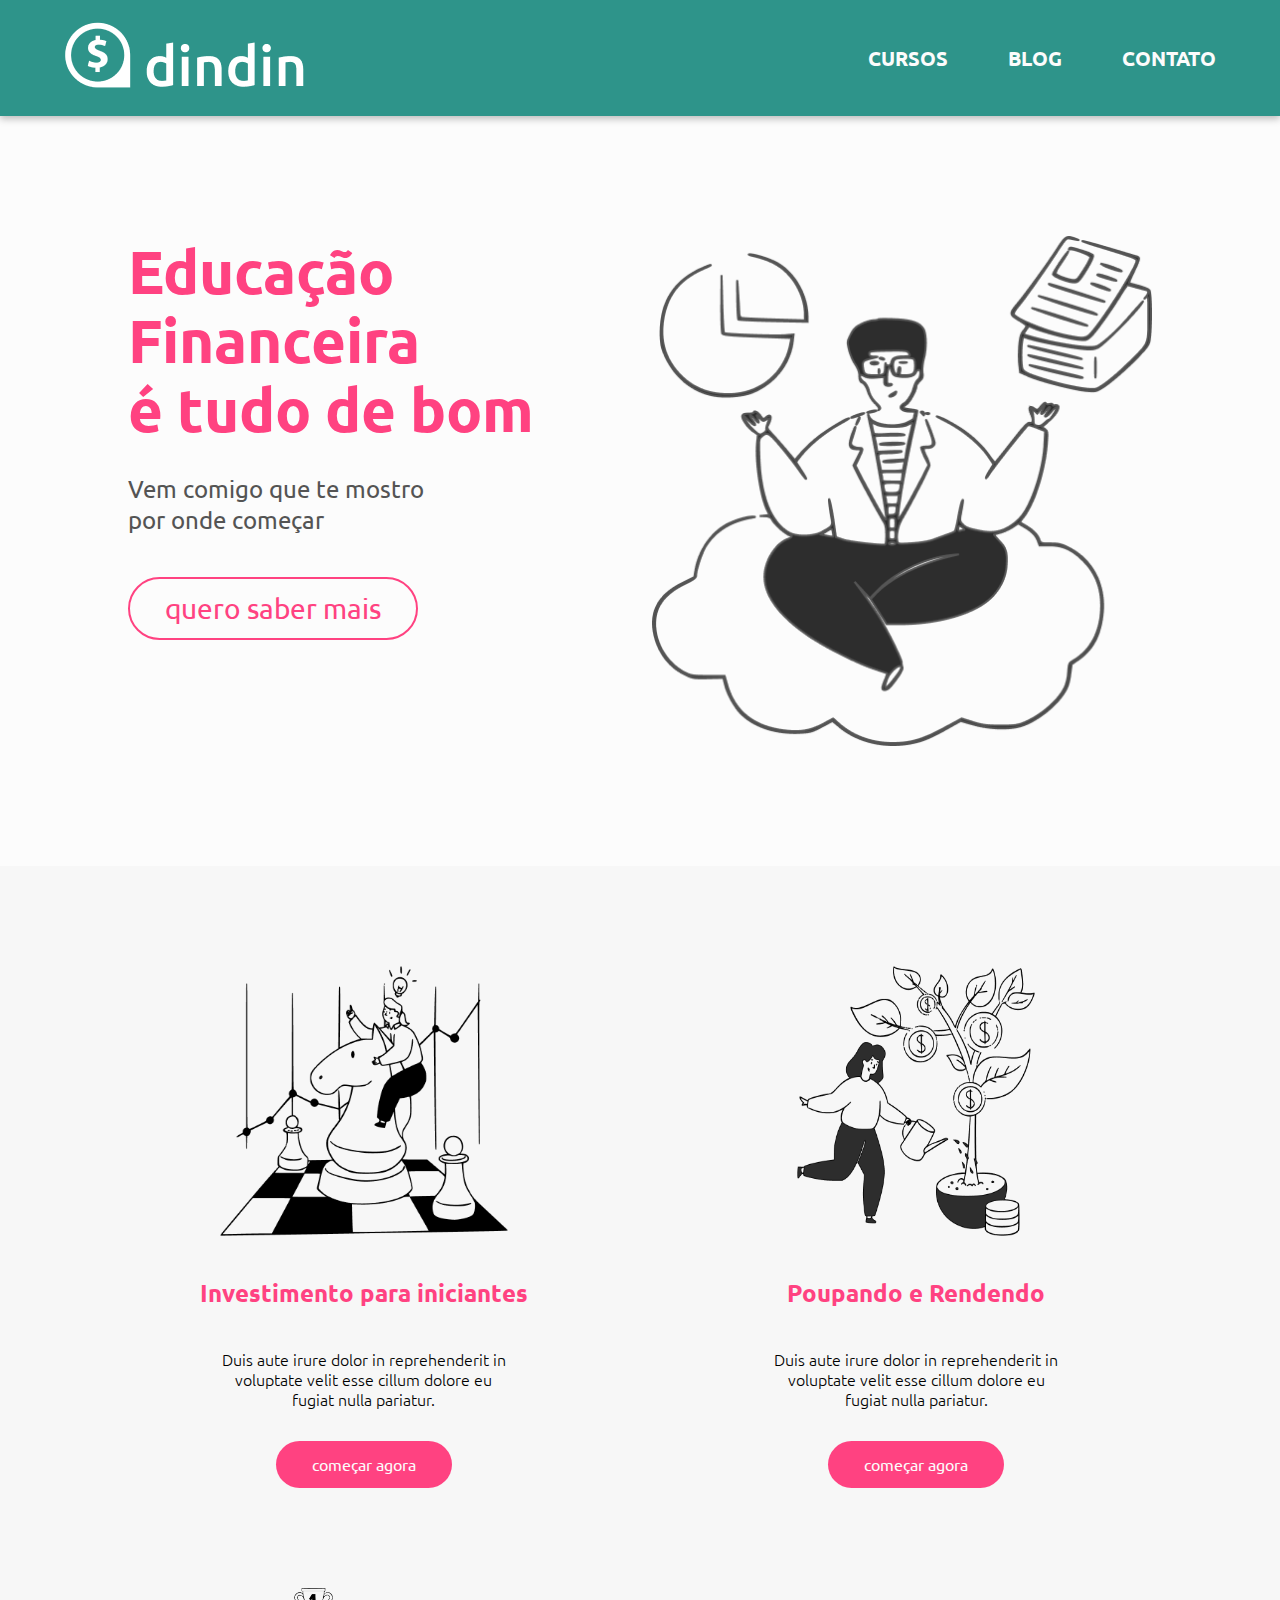
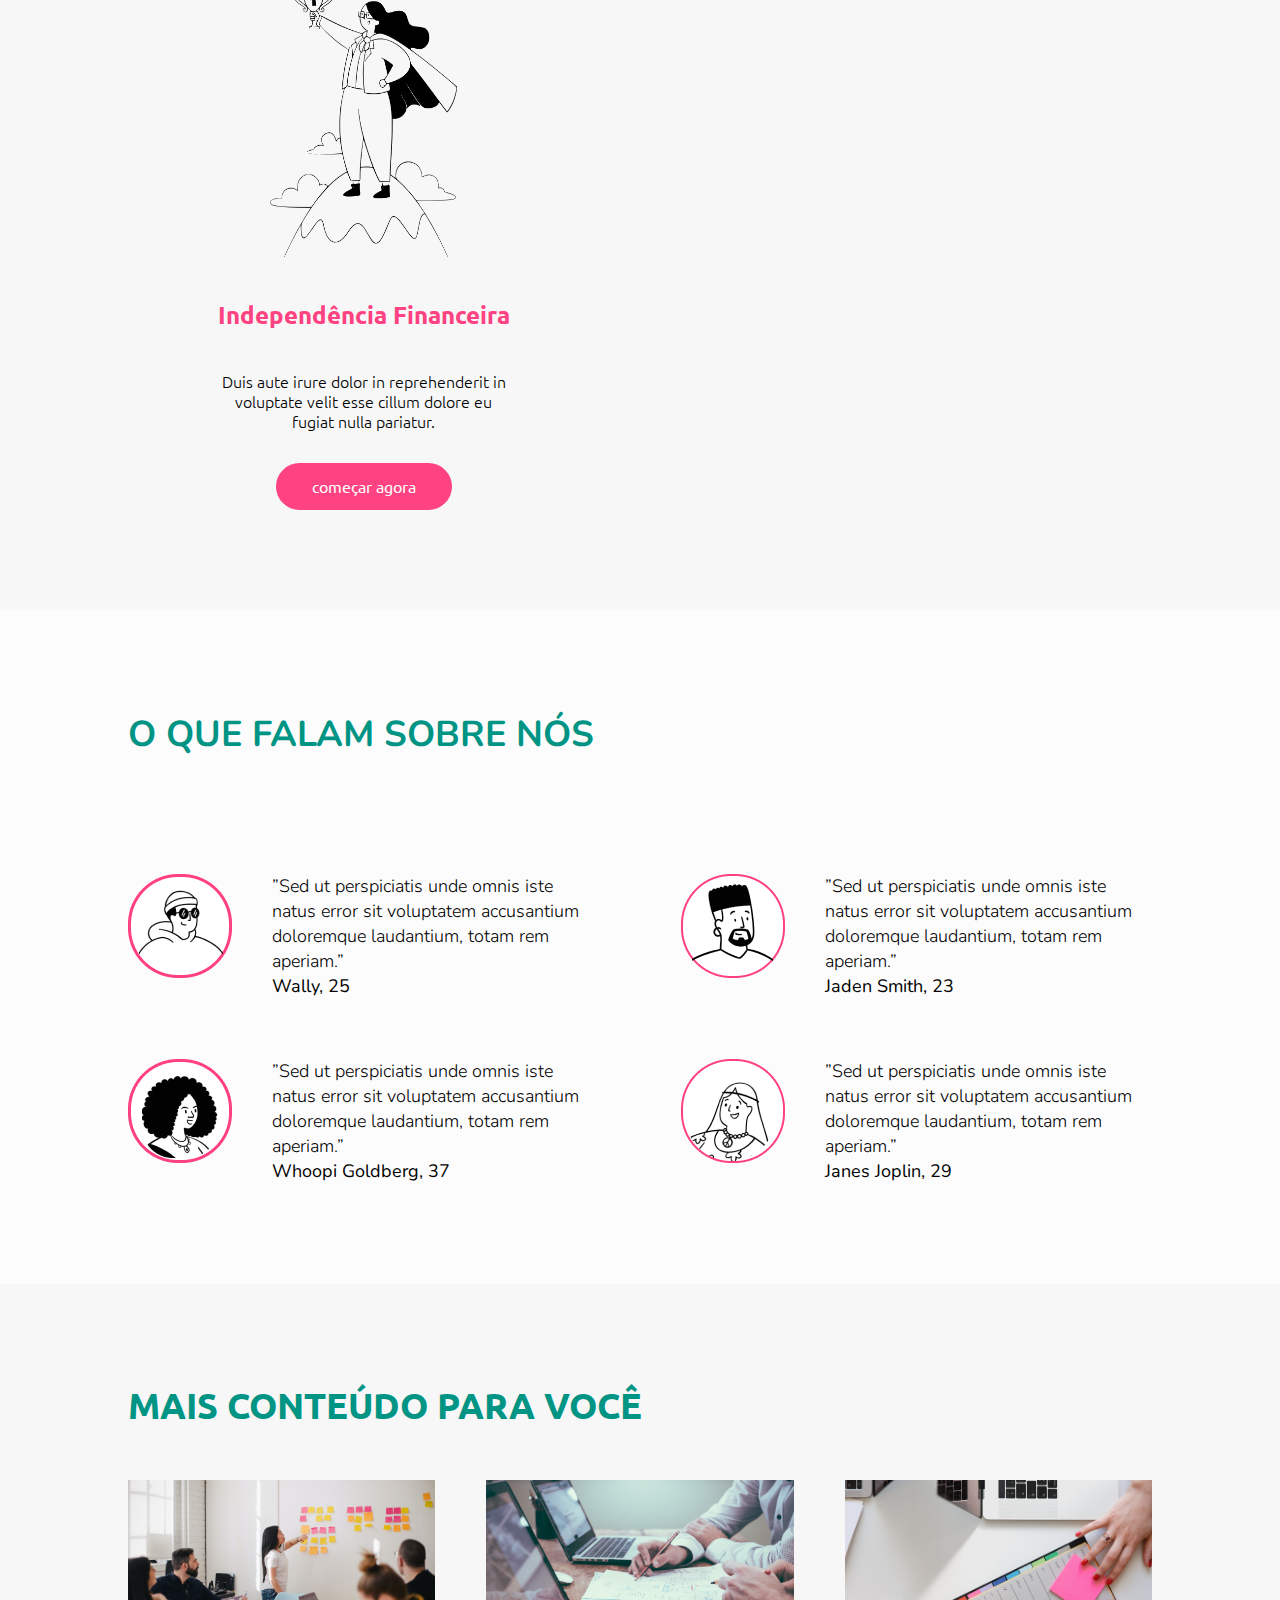
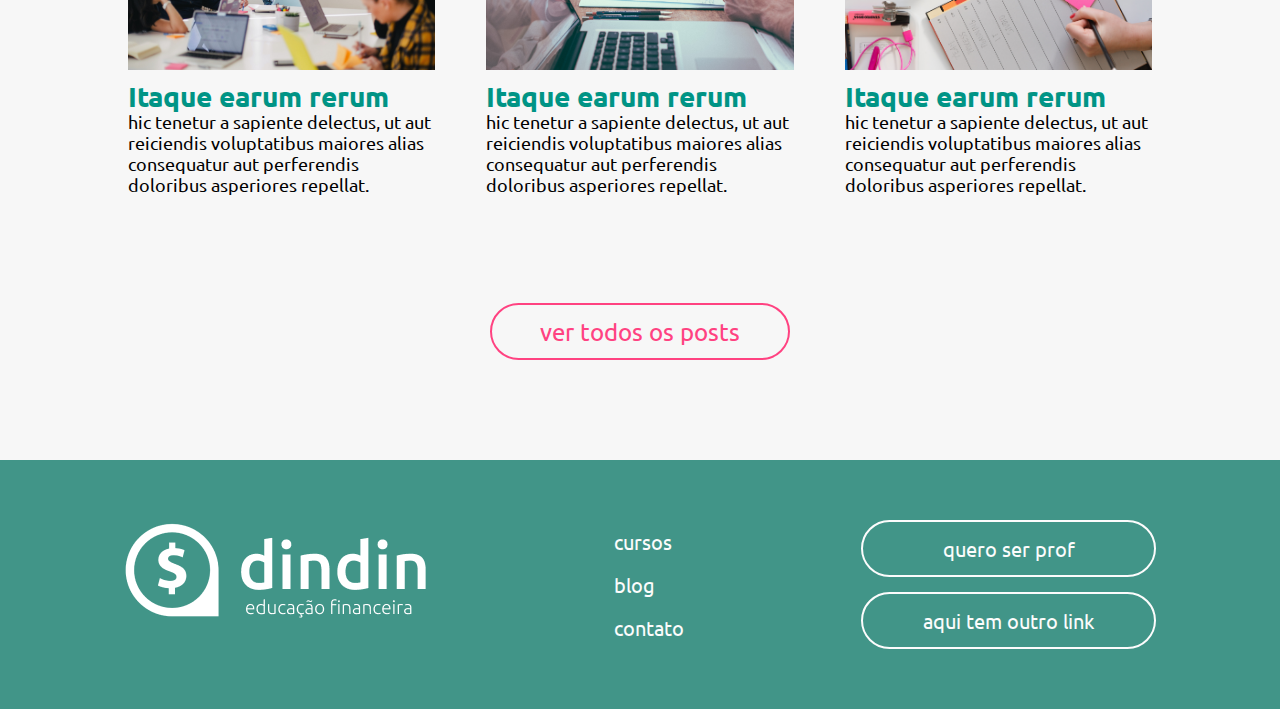
<file: index.html>
<!DOCTYPE html>
<html lang="pt-br">

<head>
    <meta charset="UTF-8">
    <meta http-equiv="X-UA-Compatible" content="IE=edge">
    <meta name="viewport" content="width=device-width, initial-scale=1.0">

    <link rel="stylesheet" href="./assets/css/global/reset.css">
    <link rel="stylesheet" href="./assets/css/global/base.css">
    <link rel="stylesheet" href="./assets/css/global/variables.css">
    <link rel="stylesheet" href="./components/header/header.css">
    <link rel="stylesheet" href="./assets/css/index.css">
    <link rel="stylesheet" href="./components/courses/courses.css">
    <link rel="stylesheet" href="./components/footer/footer.css">

    <link rel="stylesheet" href="https://unpkg.com/boxicons@2.1.1/css/boxicons.min.css">

    <link rel="shortcut icon" href="./assets/img/logo-dindin.svg" type="image/x-icon">

    <title>dindin</title>
</head>

<body>
    <header role="banner" class="header" id="header"></header>

    <section class="hero">
        <div class="container hero__row">
            <div class="col">
                <h1>Educação<br> Financeira<br> é tudo de bom</h1>
                <p>Vem comigo que te mostro<br> por onde começar</p>
                <a href="#" aria-label="Acesse para saber mais sobre o nosso site" class="btn">quero saber mais</a>
            </div>
            <img class="col" src="./assets/img/ilustra-banner.png" alt="Ilustra Banner" title="Ilustra Banner">
        </div>
    </section>

    <a href="#header" class="scroll__top" id="scroll__top">
        <i class='bx bx-chevrons-up scroll__icon'></i>
    </a>

    <main role="main">
        <section class="courses">
            <div class="container courses__row"></div>
        </section>

        <section class="testmonials">
            <div class="container">
                <h2 class="section__title___testmonials">O QUE FALAM SOBRE NÓS</h2>
                <div class="testmonials__row">
                    <div class="col">
                        <img src="./assets//img/icon-wally.png" alt="Foto de Perfil">
                        <div class="testmonials__info">
                            <p class="testmonials__text">”Sed ut perspiciatis unde omnis iste natus error sit voluptatem
                                accusantium doloremque laudantium, totam rem aperiam.”</p>
                            <span class="testmonials__name">Wally, 25</span>
                        </div>
                    </div>

                    <div class="col">
                        <img src="./assets//img/icon-jaden.png" alt="Foto de Perfil">
                        <div class="testmonials__info">
                            <p class="testmonials__text">”Sed ut perspiciatis unde omnis iste natus error sit voluptatem
                                accusantium doloremque laudantium, totam rem aperiam.”</p>
                            <span class="testmonials__name">Jaden Smith, 23</span>
                        </div>
                    </div>
                </div>

                <div class="testmonials__row">
                    <div class="col">
                        <img src="./assets//img/icon-whoopi.png" alt="Foto de Perfil">
                        <div class="testmonials__info">
                            <p class="testmonials__text">”Sed ut perspiciatis unde omnis iste natus error sit voluptatem
                                accusantium doloremque laudantium, totam rem aperiam.”</p>
                            <span class="testmonials__name">Whoopi Goldberg, 37</span>
                        </div>
                    </div>

                    <div class="col">
                        <img src="./assets/img/icon-jane.png" alt="Foto de Perfil">
                        <div class="testmonials__info">
                            <p class="testmonials__text">”Sed ut perspiciatis unde omnis iste natus error sit voluptatem
                                accusantium doloremque laudantium, totam rem aperiam.”</p>
                            <span class="testmonials__name">Janes Joplin, 29</span>
                        </div>
                    </div>
                </div>
            </div>
        </section>

        <section class="posts">
            <div class="container">
                <h2 class="section__title___posts">MAIS CONTEÚDO PARA VOCÊ</h2>
                <div class="posts__row">
                    <a href="./post.html" class="col">
                        <img src="./assets/img/img-1.jpg" class="posts__img" alt="Capa do post" title="Capa do post" aria-labelledby="post1">
                        <p class="post__text" id="post1"><span class="posts__span">Itaque earum rerum</span><br>hic tenetur a
                            sapiente delectus, ut aut
                            reiciendis voluptatibus maiores alias consequatur aut perferendis doloribus asperiores
                            repellat.
                        </p>
                    </a>

                    <a href="./post.html" class="col">
                        <img src="./assets/img/img-2.jpg" class="posts__img" alt="Capa do post" title="Capa do post" aria-labelledby="post2">
                        <p class="post__text" id="post2"><span class="posts__span">Itaque earum rerum</span><br>hic tenetur a
                            sapiente delectus, ut aut
                            reiciendis voluptatibus maiores alias consequatur aut perferendis doloribus asperiores
                            repellat.
                        </p>
                    </a>

                    <a href="./post.html" class="col">
                        <img src="./assets/img/img-3.jpg" class="posts__img" alt="Capa do post" title="Capa do post" aria-labelledby="post3">
                        <p class="post__text" id="post3"><span class="posts__span">Itaque earum rerum</span><br>hic tenetur a
                            sapiente delectus, ut aut
                            reiciendis voluptatibus maiores alias consequatur aut perferendis doloribus asperiores
                            repellat.
                        </p>
                    </a>
                </div>

                <div class="btn__container">
                    <a href="./blog.html" class="posts__btn"
                        aria-label="Acesse para saber mais sobre as postagens do nosso blog">
                        ver todos os posts
                    </a>
                </div>
            </div>
        </section>
    </main>

    <footer role="contentinfo" class="footer"></footer>

    <!--=============== SCRIPTS ===============-->
    <script src="./components/header/header.js"></script>
    <script src="./components/courses/courses.js"></script>
    <script src="./components/footer/footer.js"></script>
    <script src="./assets/js/index.js"></script>
</body>

</html>
</file>
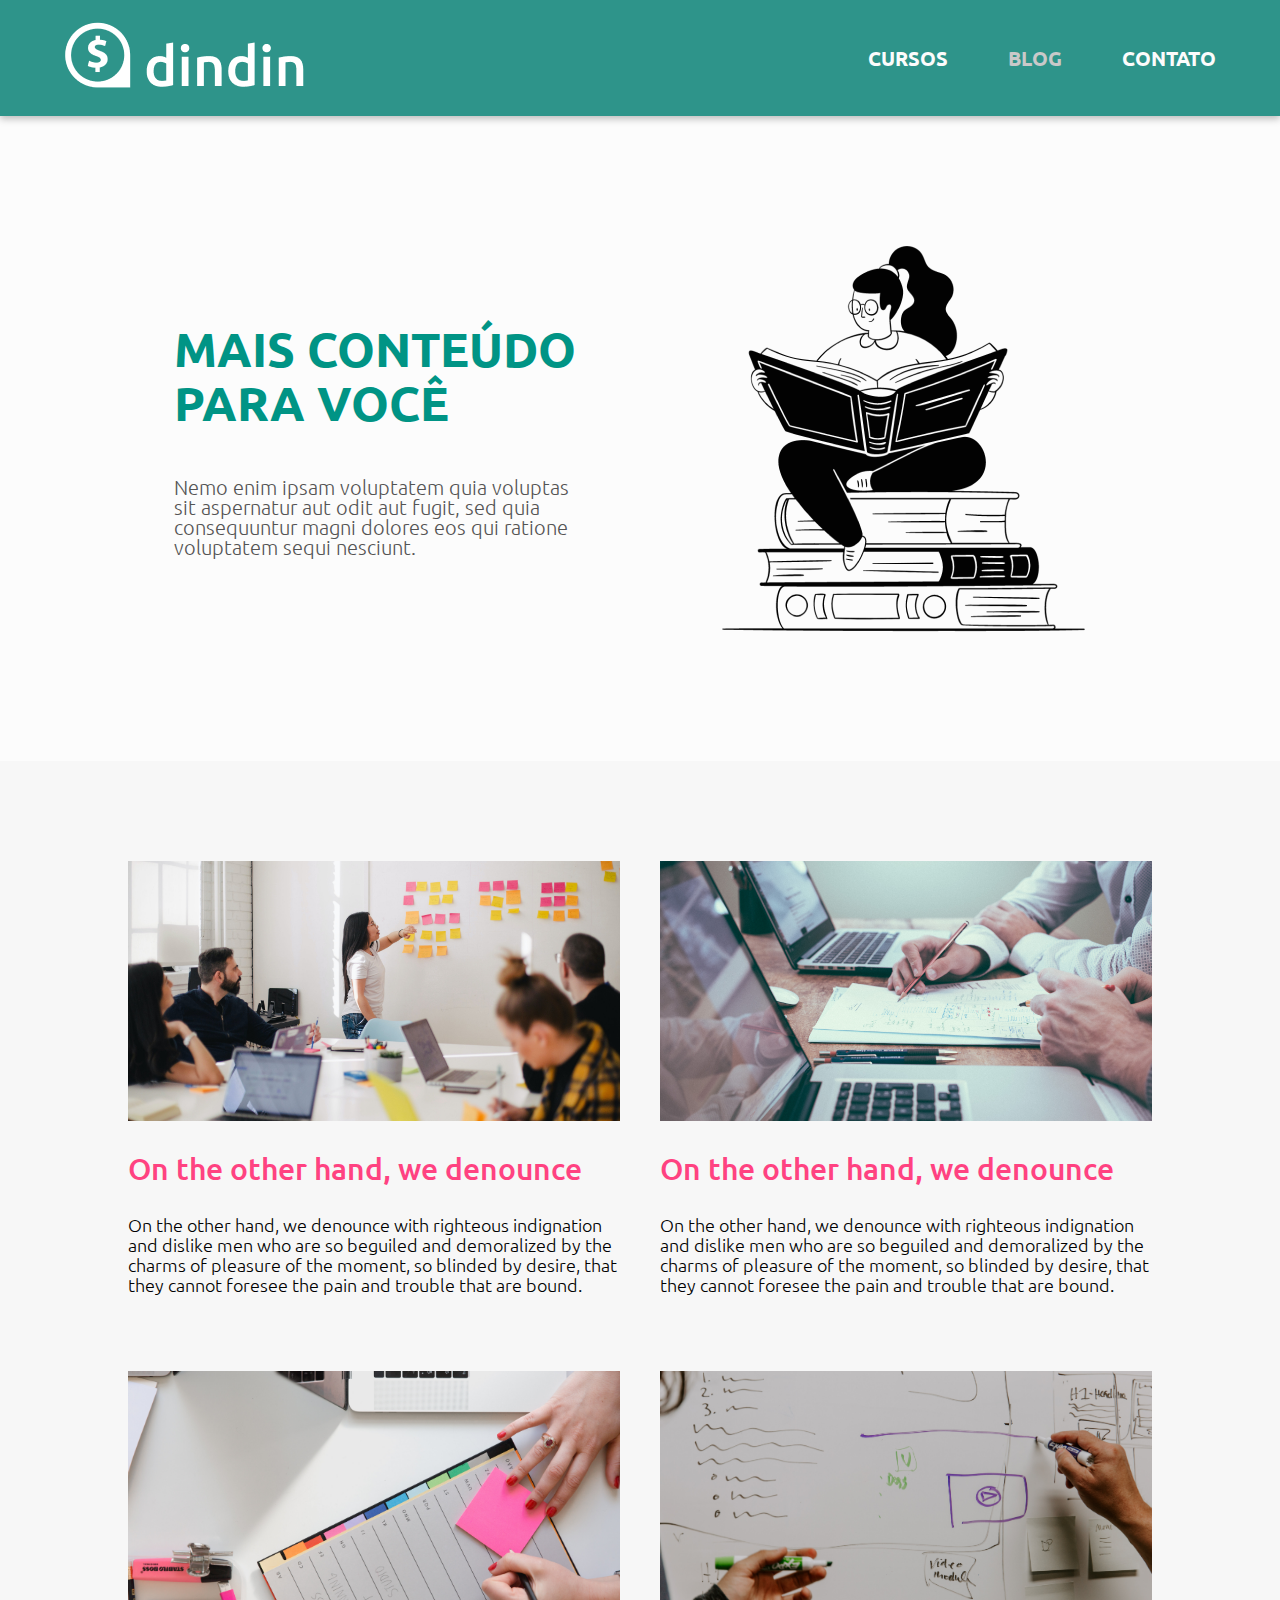
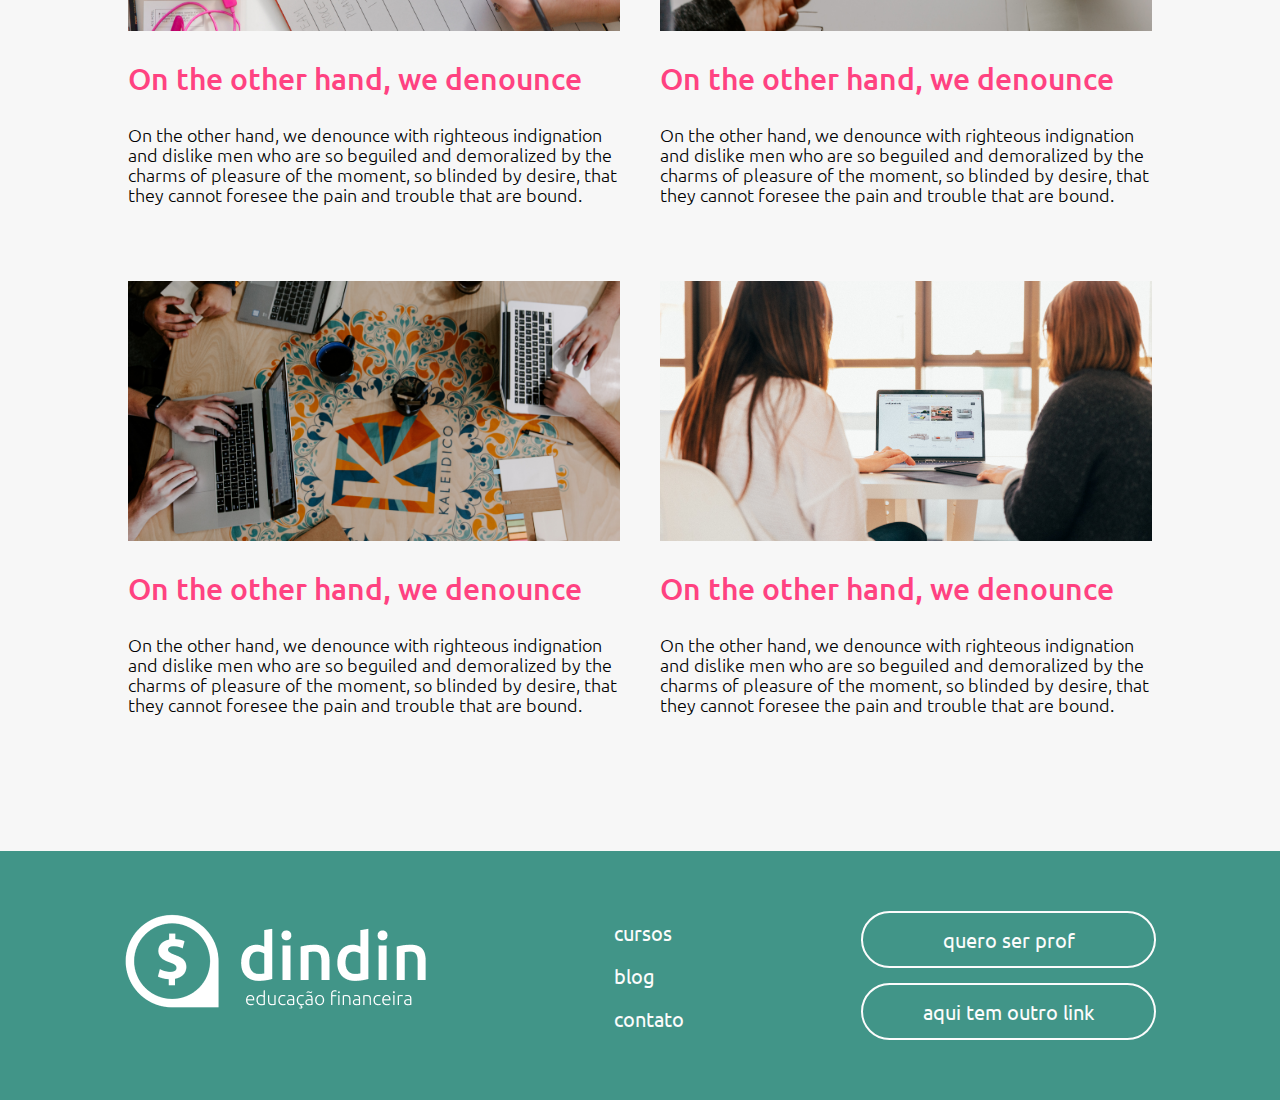
<file: blog.html>
<!DOCTYPE html>
<html lang="pt-br">

<head>
    <meta charset="UTF-8">
    <meta http-equiv="X-UA-Compatible" content="IE=edge">
    <meta name="viewport" content="width=device-width, initial-scale=1.0">

    <link rel="stylesheet" href="./assets/css/global/reset.css">
    <link rel="stylesheet" href="./assets/css/global/base.css">
    <link rel="stylesheet" href="./assets/css/global/variables.css">
    <link rel="stylesheet" href="./components/header/header.css">
    <link rel="stylesheet" href="./components/footer/footer.css">
    <link rel="stylesheet" href="./assets/css/blog.css">

    <link rel="stylesheet" href="https://unpkg.com/boxicons@2.1.1/css/boxicons.min.css">

    <link rel="shortcut icon" href="./assets/img/logo-dindin.svg" type="image/x-icon">

    <title>dindin</title>
</head>

<body>
    <header role="banner" class="header header__blog" id="header"></header>

    <section class="hero">
        <div class="container blog__row">
            <div class="col">
                <h1>MAIS CONTEÚDO<br>PARA VOCÊ</h1>
                <p>Nemo enim ipsam voluptatem quia voluptas sit aspernatur aut odit aut fugit, sed quia
                    consequuntur magni
                    dolores eos qui ratione voluptatem sequi nesciunt.</p>
            </div>
            <img class="col" src="./assets/img/ilustra-blog.png" alt="Blog dindin" title="Blog dindin">
        </div>
    </section>

    <a href="#header" class="scroll__top" id="scroll__top">
        <i class='bx bx-chevrons-up scroll__icon'></i>
    </a>

    <!--Aqui eu preferiria fezer com flexbox, mas como ainda 
        não tinha sido utilizado grid nesse desafio, optei 
        assim para cobrir essa possibilidade também-->
    <main role="main">
        <section class="blog">
            <div class="container">
                <div class="blog__grid">
                    <a href="post.html" class="blog__card">
                        <img src="./assets/img/img-1.jpg" class="blog__img" alt="Capa do post" title="Capa do post" aria-labelledby="post1">
                        <h2>On the other hand, we denounce</h2>
                        <p id="post1"> On the other hand, we denounce with righteous indignation and dislike men who are so
                            beguiled and demoralized by the charms of pleasure of the moment, so blinded by desire, that
                            they cannot foresee the pain and trouble that are bound.</p>
                    </a>

                    <a href="post.html" class="blog__card">
                        <img src="./assets/img/img-2.jpg" class="blog__img" alt="Capa do post" title="Capa do post" aria-labelledby="post2">
                        <h2>On the other hand, we denounce</h2>
                        <p id="post2"> On the other hand, we denounce with righteous indignation and dislike men who are so
                            beguiled and demoralized by the charms of pleasure of the moment, so blinded by desire, that
                            they cannot foresee the pain and trouble that are bound.</p>
                    </a>

                    <a href="post.html" class="blog__card">
                        <img src="./assets/img/img-3.jpg" class="blog__img" alt="Capa do post" title="Capa do post" aria-labelledby="post3">
                        <h2>On the other hand, we denounce</h2>
                        <p id="post3"> On the other hand, we denounce with righteous indignation and dislike men who are so
                            beguiled and demoralized by the charms of pleasure of the moment, so blinded by desire, that
                            they cannot foresee the pain and trouble that are bound.</p>
                    </a>

                    <a href="post.html" class="blog__card">
                        <img src="./assets/img/img-5.jpg" class="blog__img" alt="Capa do post" title="Capa do post" aria-labelledby="post4">
                        <h2>On the other hand, we denounce</h2>
                        <p id="post4"> On the other hand, we denounce with righteous indignation and dislike men who are so
                            beguiled and demoralized by the charms of pleasure of the moment, so blinded by desire, that
                            they cannot foresee the pain and trouble that are bound.</p>
                    </a>

                    <a href="post.html" class="blog__card">
                        <img src="./assets/img/img-6.jpg" class="blog__img" alt="Capa do post" title="Capa do post" aria-labelledby="post5">
                        <h2>On the other hand, we denounce</h2>
                        <p id="post5"> On the other hand, we denounce with righteous indignation and dislike men who are so
                            beguiled and demoralized by the charms of pleasure of the moment, so blinded by desire, that
                            they cannot foresee the pain and trouble that are bound.</p>
                    </a>

                    <a href="post.html" class="blog__card">
                        <img src="./assets/img/img-7.jpg" class="blog__img" alt="Capa do post" title="Capa do post" aria-labelledby="post6">
                        <h2>On the other hand, we denounce</h2>
                        <p id="post6"> On the other hand, we denounce with righteous indignation and dislike men who are so
                            beguiled and demoralized by the charms of pleasure of the moment, so blinded by desire, that
                            they cannot foresee the pain and trouble that are bound.</p>
                    </a>
                </div>
            </div>
        </section>
    </main>

    <footer role="contentinfo" class="footer"></footer>

    <!--=============== SCRIPTS ===============-->
    <script src="./components/header/header.js"></script>
    <script src="./components/footer/footer.js"></script>
    <script src="./assets/js/index.js"></script>
</body>

</html>
</file>
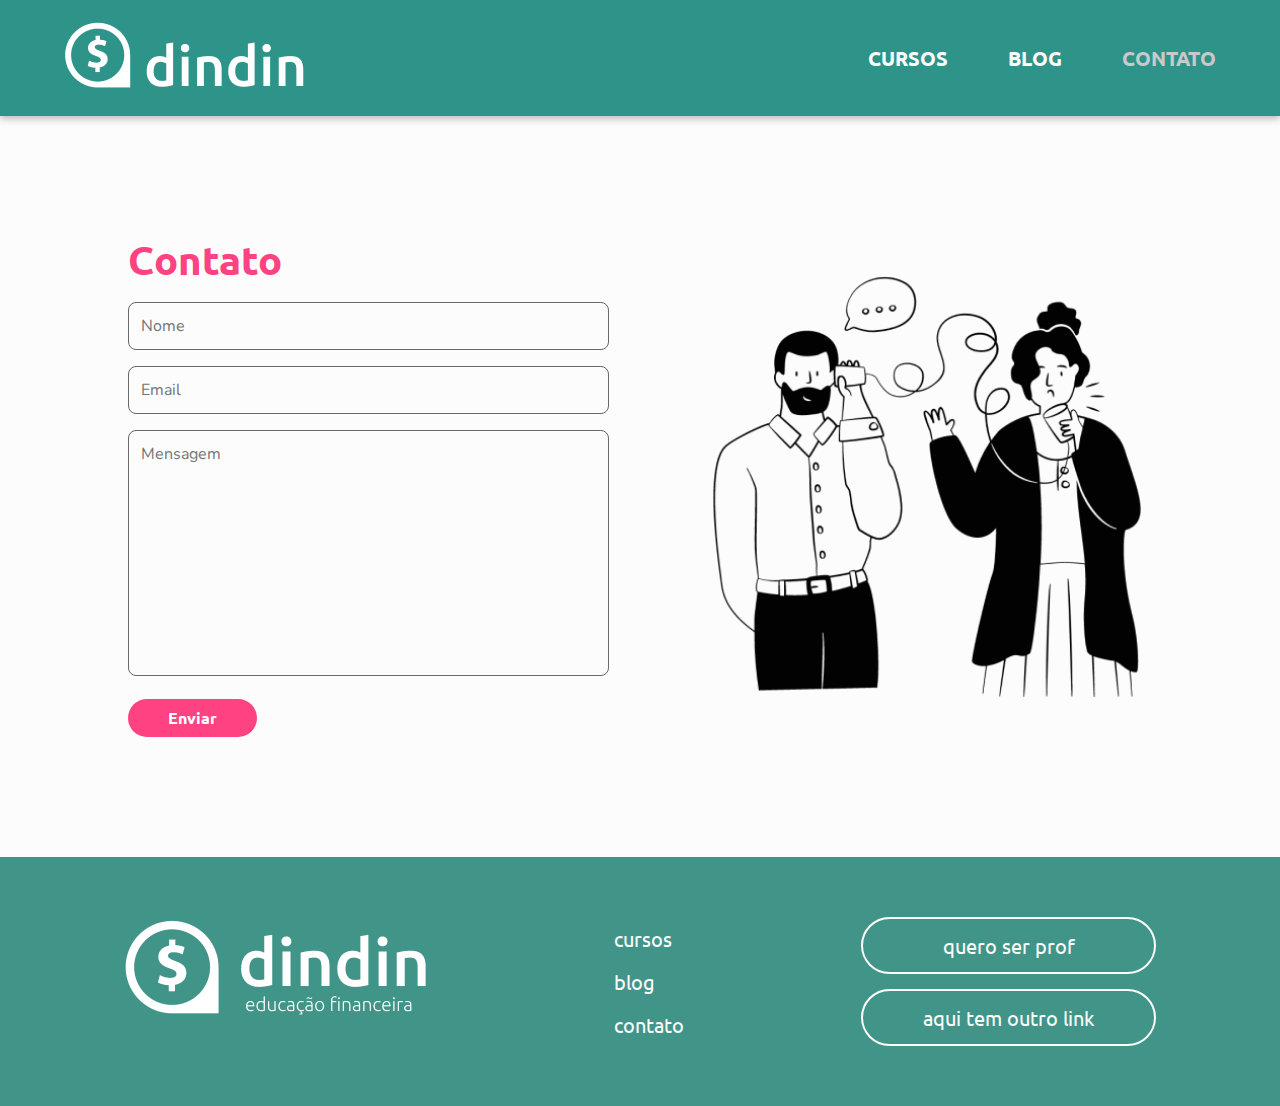
<file: contato.html>
<!DOCTYPE html>
<html lang="pt-br">

<head>
    <meta charset="UTF-8">
    <meta http-equiv="X-UA-Compatible" content="IE=edge">
    <meta name="viewport" content="width=device-width, initial-scale=1.0">

    <link rel="stylesheet" href="./assets/css/global/reset.css">
    <link rel="stylesheet" href="./assets/css/global/base.css">
    <link rel="stylesheet" href="./assets/css/global/variables.css">
    <link rel="stylesheet" href="./components/header/header.css">
    <link rel="stylesheet" href="./components/footer/footer.css">
    <link rel="stylesheet" href="./assets/css/contato.css">

    <link rel="stylesheet" href="https://unpkg.com/boxicons@2.1.1/css/boxicons.min.css">

    <link rel="shortcut icon" href="./assets/img/logo-dindin.svg" type="image/x-icon">

    <title>dindin</title>
</head>

<body>
    <header role="banner" class="header header__contato" id="header"></header>

    <a href="#header" class="scroll__top" id="scroll__top">
        <i class='bx bx-chevrons-up scroll__icon'></i>
    </a>

    <main role="main">
        <section class="contact">
            <div class="container contact__row">
                <div class="col">        
                        <h1>Contato</h1>
                        <form action="">
                                <input type="text" placeholder="Nome">
                                <input type="email" placeholder="Email">
                                <textarea name="" cols="30" rows="10" placeholder="Mensagem"></textarea>                           
                            <button class="button">Enviar</button>
                        </form>
                </div>
                <img class="col" src="./assets/img/ilustra-contato.png" alt="Entre em contato com a gente!" title="Entre em contato com a gente!">
            </div>
        </section>
    </main>

    <footer role="contentinfo" class="footer"></footer>

    <!--=============== SCRIPTS ===============-->
    <script src="./components/header/header.js"></script>
    <script src="./components/footer/footer.js"></script>
    <script src="./assets/js/index.js"></script>
</body>

</html>
</file>
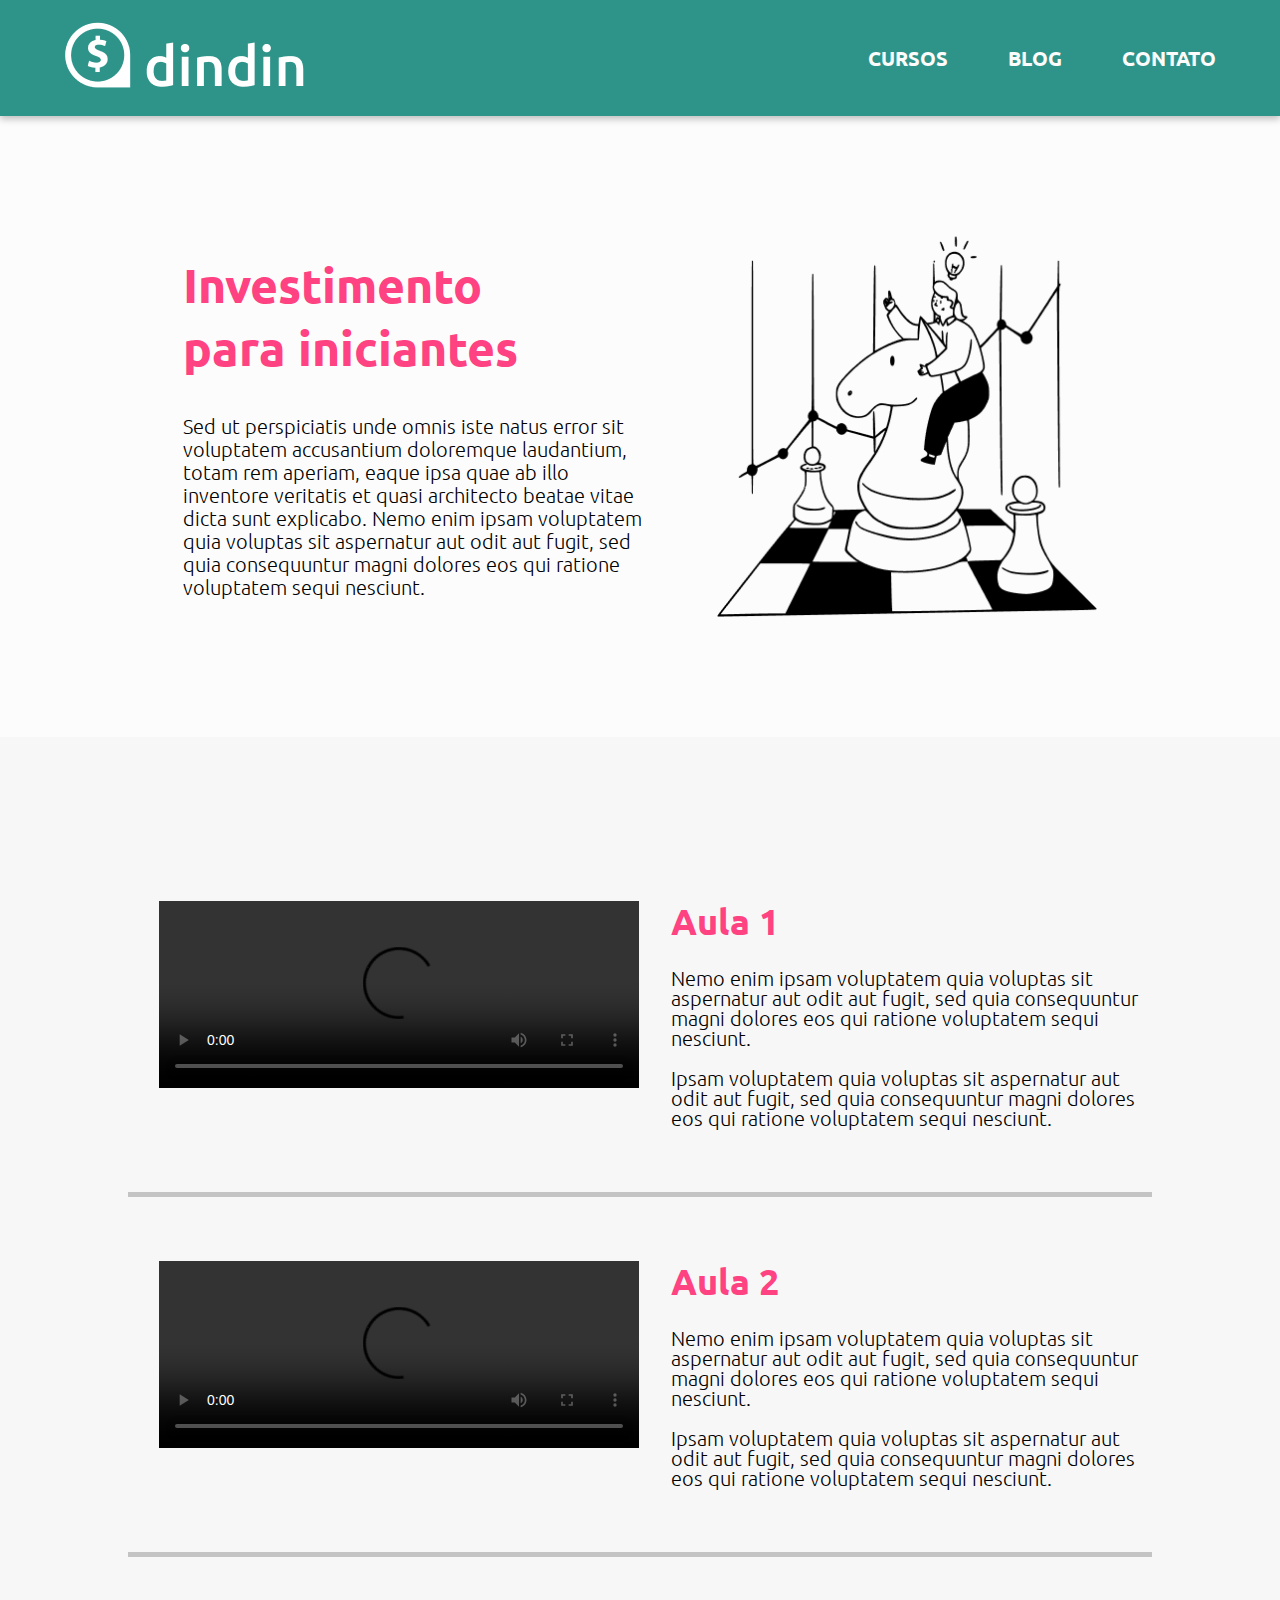
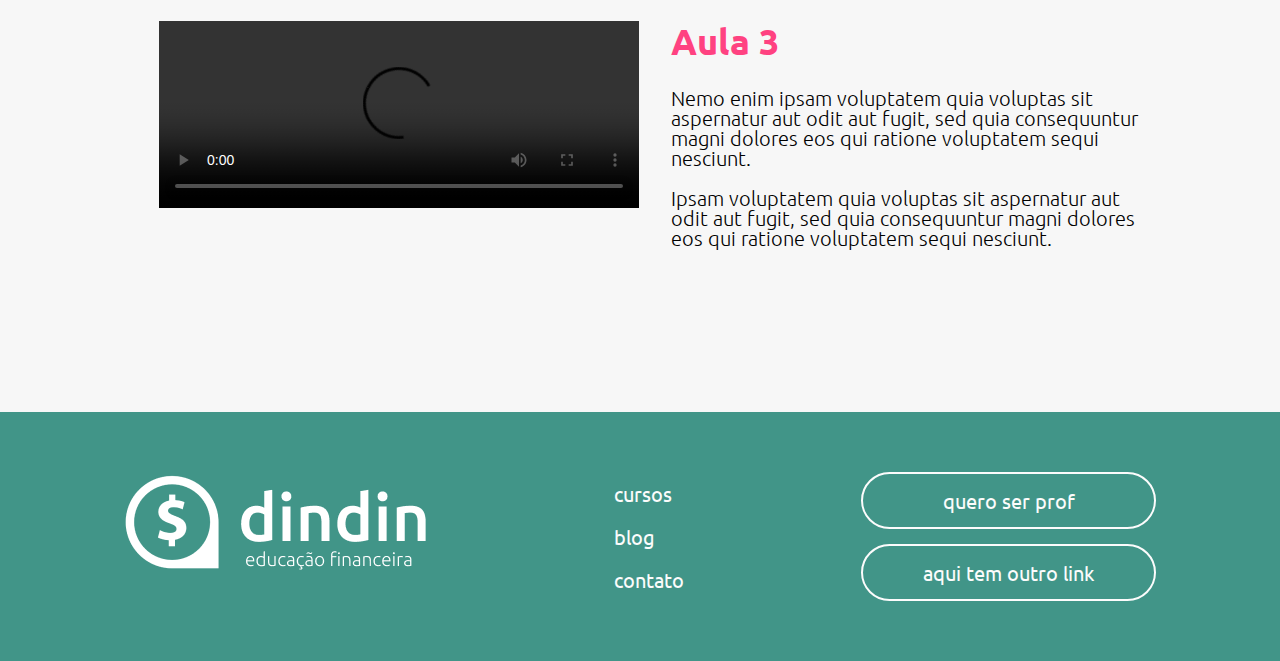
<file: curso.html>
<!DOCTYPE html>
<html lang="pt-br">

<head>
    <meta charset="UTF-8">
    <meta http-equiv="X-UA-Compatible" content="IE=edge">
    <meta name="viewport" content="width=device-width, initial-scale=1.0">

    <link rel="stylesheet" href="./assets/css/global/reset.css">
    <link rel="stylesheet" href="./assets/css/global/base.css">
    <link rel="stylesheet" href="./assets/css/global/variables.css">
    <link rel="stylesheet" href="./components/header/header.css">
    <link rel="stylesheet" href="./components/footer/footer.css">
    <link rel="stylesheet" href="./assets/css/curso.css">

    <link rel="stylesheet" href="https://unpkg.com/boxicons@2.1.1/css/boxicons.min.css">

    <link rel="shortcut icon" href="./assets/img/logo-dindin.svg" type="image/x-icon">

    <title>dindin</title>
</head>

<body>
    <header role="banner" class="header" id="header"></header>

    <section class="hero">
        <div class="container curso__row">
            <div class="col">
                <h1>Investimento<br>para iniciantes</h1>
                <p>Sed ut perspiciatis unde omnis iste natus error sit voluptatem accusantium doloremque laudantium,
                    totam rem aperiam, eaque ipsa quae ab illo inventore veritatis et quasi architecto beatae vitae
                    dicta sunt explicabo. Nemo enim ipsam voluptatem quia voluptas sit aspernatur aut odit aut fugit,
                    sed quia consequuntur magni dolores eos qui ratione voluptatem sequi nesciunt. </p>
            </div>
            <img class="col" src="./assets/img/ilustra-poupando.png" alt="Curso Investimento para iniciantes" title="Curso Investimento para iniciantes">
        </div>
    </section>

    <a href="#header" class="scroll__top" id="scroll__top">
        <i class='bx bx-chevrons-up scroll__icon'></i>
    </a>

    <main role="main">
        <section class="curso">
            <div class="container">
                <div class="row">
                    <video src="" type="video/mp4" controls class="col"></video>
                    <div class="col">
                        <h2>Aula 1</h2>
                        <p>Nemo enim ipsam voluptatem quia voluptas sit aspernatur aut odit aut fugit, sed quia
                            consequuntur magni dolores eos qui ratione voluptatem sequi nesciunt.</p>
                        <p> Ipsam voluptatem quia voluptas sit aspernatur aut odit aut fugit, sed quia consequuntur
                            magni dolores eos qui ratione voluptatem sequi nesciunt. </p>
                    </div>
                </div>

                <div class="row">
                    <video src="" type="video/mp4" controls class="col"></video>
                    <div class="col">
                        <h2>Aula 2</h2>
                        <p>Nemo enim ipsam voluptatem quia voluptas sit aspernatur aut odit aut fugit, sed quia
                            consequuntur magni dolores eos qui ratione voluptatem sequi nesciunt.</p>
                        <p> Ipsam voluptatem quia voluptas sit aspernatur aut odit aut fugit, sed quia consequuntur
                            magni dolores eos qui ratione voluptatem sequi nesciunt. </p>
                    </div>
                </div>

                <div class="row row__border">
                    <video src="" type="video/mp4" controls class="col"></video>
                    <div class="col">
                        <h2>Aula 3</h2>
                        <p>Nemo enim ipsam voluptatem quia voluptas sit aspernatur aut odit aut fugit, sed quia
                            consequuntur magni dolores eos qui ratione voluptatem sequi nesciunt.</p>
                        <p> Ipsam voluptatem quia voluptas sit aspernatur aut odit aut fugit, sed quia consequuntur
                            magni dolores eos qui ratione voluptatem sequi nesciunt. </p>
                    </div>
                </div>
            </div>
        </section>
    </main>

    <footer role="contentinfo" class="footer"></footer>

    <!--=============== SCRIPTS ===============-->
    <script src="./components/header/header.js"></script>
    <script src="./components/footer/footer.js"></script>
    <script src="./assets/js/index.js"></script>
</body>

</html>
</file>
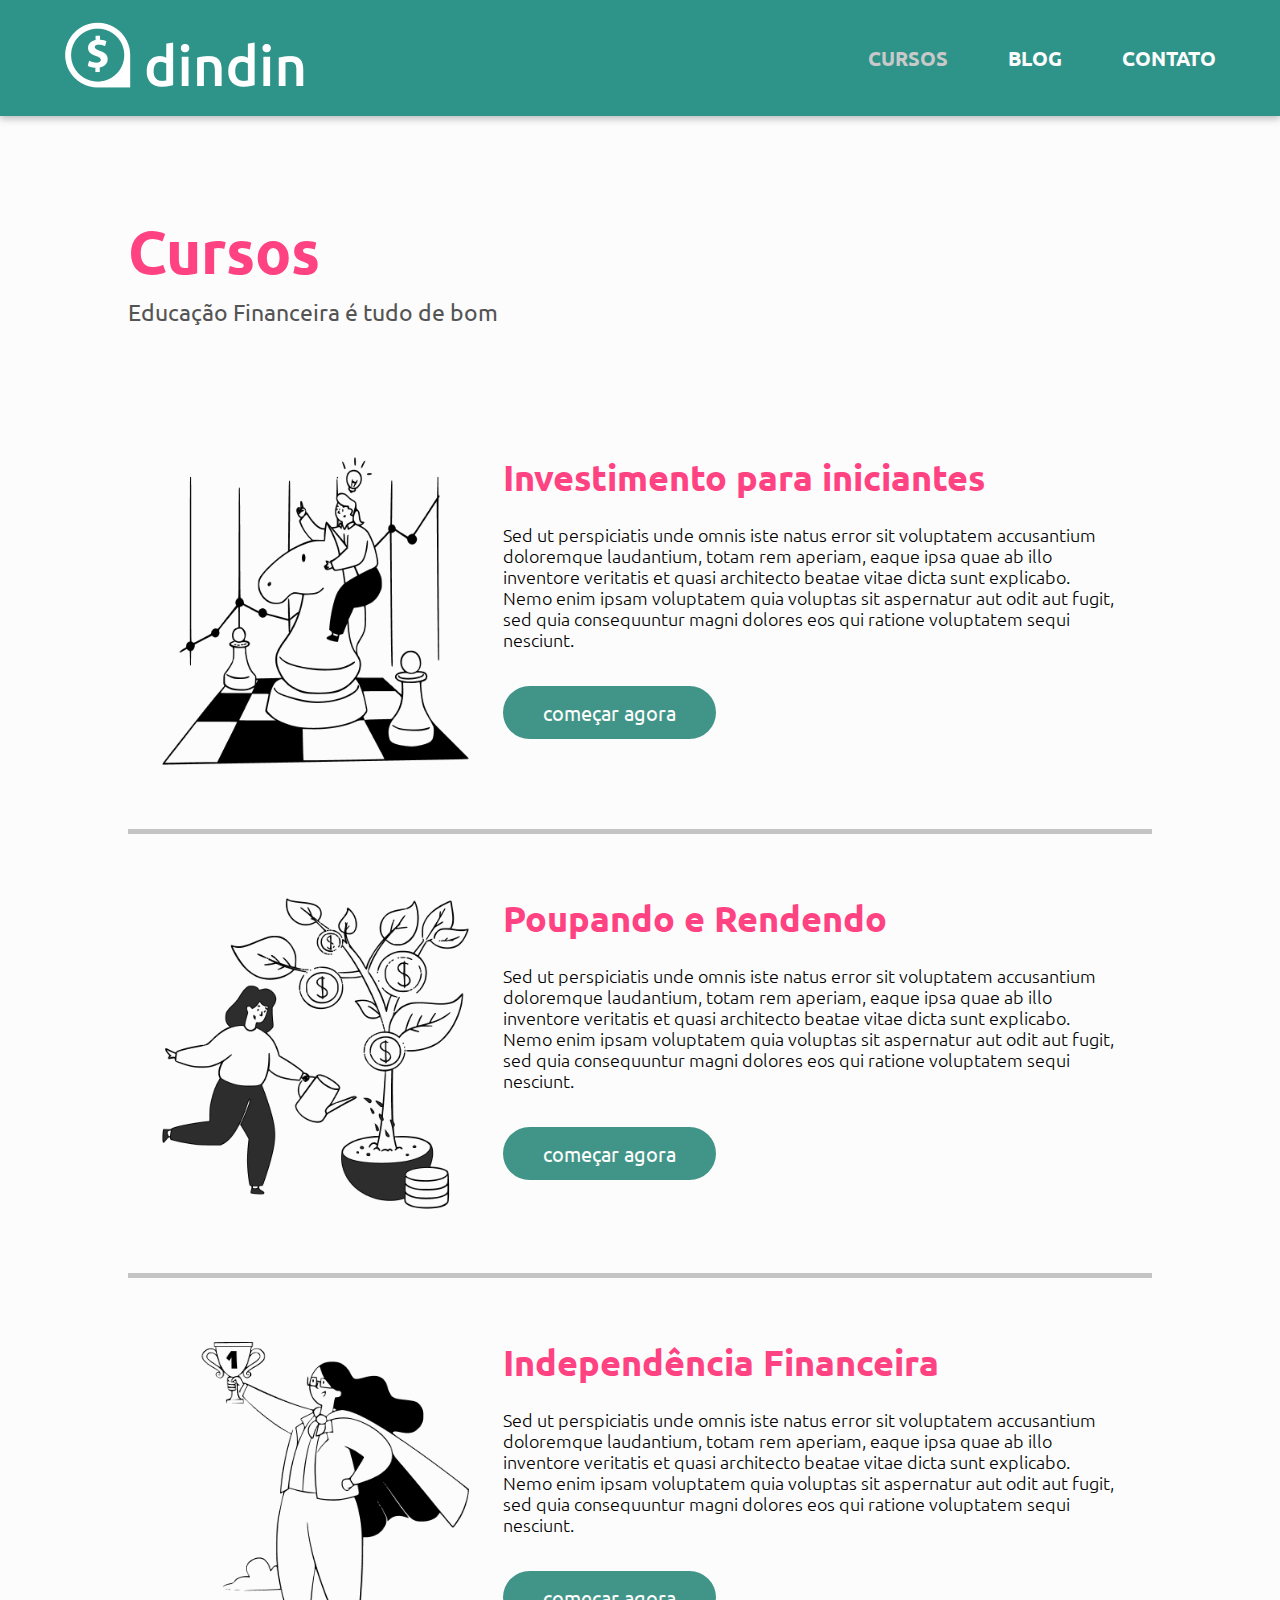
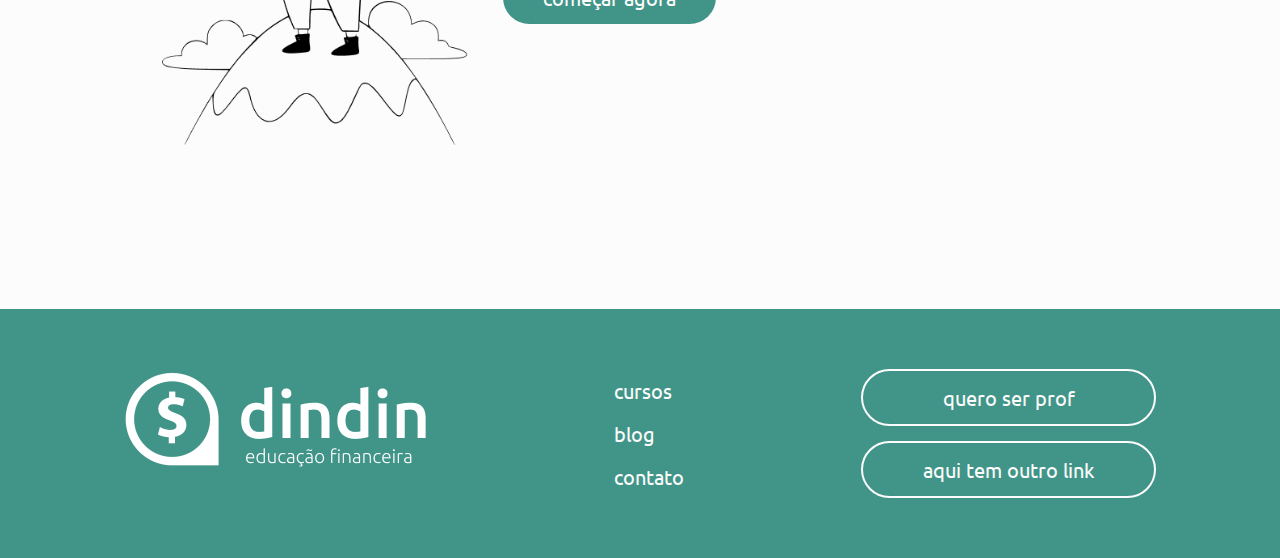
<file: cursos.html>
<!DOCTYPE html>
<html lang="pt-br">

<head>
    <meta charset="UTF-8">
    <meta http-equiv="X-UA-Compatible" content="IE=edge">
    <meta name="viewport" content="width=device-width, initial-scale=1.0">

    <link rel="stylesheet" href="./assets/css/global/reset.css">
    <link rel="stylesheet" href="./assets/css/global/base.css">
    <link rel="stylesheet" href="./assets/css/global/variables.css">
    <link rel="stylesheet" href="./components/header/header.css">
    <link rel="stylesheet" href="./components/footer/footer.css">
    <link rel="stylesheet" href="./assets/css/cursos.css">

    <link rel="stylesheet" href="https://unpkg.com/boxicons@2.1.1/css/boxicons.min.css">

    <link rel="shortcut icon" href="./assets/img/logo-dindin.svg" type="image/x-icon">

    <title>dindin</title>
</head>

<body>
    <header role="banner" class="header header__courses" id="header"></header>

    <a href="#header" class="scroll__top" id="scroll__top">
        <i class='bx bx-chevrons-up scroll__icon'></i>
    </a>

    <main role="main">
        <section class="courses">
            <div class="container">
                <h1>Cursos</h1>
                <h3>Educação Financeira é tudo de bom</h3>
                <div class="row">
                    <img src="./assets/img/ilustra-poupando.png" alt="Curso Investimento para iniciantes"
                        title="Curso Investimento para iniciantes" aria-labelledby="course1" class="col">
                    <div class="col">
                        <h2>Investimento para iniciantes</h2>
                        <p id="course1">Sed ut perspiciatis unde omnis iste natus error sit voluptatem
                            accusantium
                            doloremque laudantium, totam rem aperiam, eaque ipsa quae ab illo inventore veritatis et
                            quasi
                            architecto beatae vitae dicta sunt explicabo. Nemo enim ipsam voluptatem quia voluptas
                            sit
                            aspernatur aut odit aut fugit, sed quia consequuntur magni dolores eos qui ratione
                            voluptatem
                            sequi nesciunt. </p>

                        <div class="btn__container">
                            <span class="courses__btn"
                                aria-label="Acesse para saber mais sobre o nosso curso de Investimento para iniciantes"
                                aria-labelledby="course1" id="btn1">começar agora</span>
                        </div>
                    </div>
                </div>

                <dialog id="dialog1">
                    <div class="row">
                        <i class='bx bx-x close' id="close1"></i>
                        <img src="./assets/img/ilustra-poupando.png" alt="Curso Investimento para iniciantes"
                            title="Curso Investimento para iniciantes" aria-labelledby="modal1" class="modal__col">
                        <div class="modal__col">
                            <h2>Investimento para iniciantes</h2>
                            <p id="modal1">Sed ut perspiciatis unde omnis iste natus error sit voluptatem accusantium
                                doloremque
                                laudantium, totam rem aperiam, eaque ipsa quae ab illo inventore veritatis et quasi
                                architecto beatae vitae dicta sunt explicabo. Nemo enim ipsam voluptatem quia
                                voluptas sit aspernatur aut odit aut fugit, sed quia consequuntur magni dolores eos
                                qui ratione voluptatem sequi nesciunt.
                            </p>
                            <ol>
                                <li>1 - Aula introdutória</li>
                                <li>2 - História sobre inventimento</li>
                                <li>3 - Por onde começar</li>
                            </ol>
                            <p>Professor: Jane Doe</p>
                            <div class="btn__container">
                                <a href="./curso.html"
                                    aria-label="Acesse para ir na página do curso Investimento para iniciantes"
                                    aria-labelledby="modal1" class="btn__modal">link para as aulas</a>
                            </div>
                        </div>
                    </div>
                </dialog>

                <div class="row">
                    <img src="./assets/img/ilustra-investimento.png" alt="Curso Poupando e Rendendo"
                        title="Curso Poupando e Rendendo" aria-labelledby="course2" class="col">
                    <div class="col">
                        <h2>Poupando e Rendendo</h2>
                        <p id="course2">Sed ut perspiciatis unde omnis iste natus error sit voluptatem
                            accusantium
                            doloremque laudantium, totam rem aperiam, eaque ipsa quae ab illo inventore veritatis et
                            quasi
                            architecto beatae vitae dicta sunt explicabo. Nemo enim ipsam voluptatem quia voluptas
                            sit
                            aspernatur aut odit aut fugit, sed quia consequuntur magni dolores eos qui ratione
                            voluptatem
                            sequi nesciunt. </p>
                        <div class="btn__container">
                            <span class="courses__btn"
                                aria-label="Acesse para saber mais sobre o nosso curso Poupando e Rendendo"
                                aria-labelledby="course2" id="btn2">começar agora</span>
                        </div>
                    </div>
                </div>

                <dialog id="dialog2">
                    <div class="row">
                        <i class='bx bx-x close' id="close2"></i>
                        <img src="./assets/img/ilustra-investimento.png" alt="Curso Poupando e Rendendo"
                            title="Curso Poupando e Rendendo" aria-labelledby="modal2" class="modal__col">
                        <div class="modal__col">
                            <h2>Poupando e Rendendo</h2>
                            <p id="modal2">Sed ut perspiciatis unde omnis iste natus error sit voluptatem accusantium
                                doloremque
                                laudantium, totam rem aperiam, eaque ipsa quae ab illo inventore veritatis et quasi
                                architecto beatae vitae dicta sunt explicabo. Nemo enim ipsam voluptatem quia
                                voluptas sit aspernatur aut odit aut fugit, sed quia consequuntur magni dolores eos
                                qui ratione voluptatem sequi nesciunt.
                            </p>
                            <ol>
                                <li>1 - Aula introdutória</li>
                                <li>2 - História sobre inventimento</li>
                                <li>3 - Por onde começar</li>
                            </ol>
                            <p>Professor: Jane Doe</p>
                            <div class="btn__container">
                                <a href="./curso.html"
                                    aria-label="Acesse para ir na página do curso Poupando e Rendendo"
                                    aria-labelledby="modal2" class="btn__modal">começar agora</a>
                            </div>
                        </div>
                    </div>
                </dialog>

                <div class="row row__border">
                    <img src="./assets/img/ilustra-independencia.png" alt="Curso Independência Financeira"
                        title="Curso Independência Financeira" aria-labelledby="course3" class="col">
                    <div class="col">
                        <h2>Independência Financeira</h2>
                        <p id="course3">Sed ut perspiciatis unde omnis iste natus error sit voluptatem
                            accusantium
                            doloremque laudantium, totam rem aperiam, eaque ipsa quae ab illo inventore veritatis et
                            quasi
                            architecto beatae vitae dicta sunt explicabo. Nemo enim ipsam voluptatem quia voluptas
                            sit
                            aspernatur aut odit aut fugit, sed quia consequuntur magni dolores eos qui ratione
                            voluptatem
                            sequi nesciunt. </p>
                        <div class="btn__container">
                            <span class="courses__btn"
                                aria-label="Acesse para saber mais sobre o nosso curso de Independência Financeira"
                                aria-labelledby="course3" id="btn3">começar agora</span>
                        </div>
                    </div>
                </div>

                <dialog id="dialog3">
                    <div class="row">
                        <i class='bx bx-x close' id="close3"></i>
                        <img src="./assets/img/ilustra-independencia.png" alt="Curso Independência Financeira"
                            title="Curso Independência Financeira" aria-labelledby="modal3" class="modal__col">
                        <div class="modal__col">
                            <h2>Independência Financeira</h2>
                            <p id="modal3">Sed ut perspiciatis unde omnis iste natus error sit voluptatem accusantium
                                doloremque
                                laudantium, totam rem aperiam, eaque ipsa quae ab illo inventore veritatis et quasi
                                architecto beatae vitae dicta sunt explicabo. Nemo enim ipsam voluptatem quia
                                voluptas sit aspernatur aut odit aut fugit, sed quia consequuntur magni dolores eos
                                qui ratione voluptatem sequi nesciunt.
                            </p>
                            <ol>
                                <li>1 - Aula introdutória</li>
                                <li>2 - História sobre inventimento</li>
                                <li>3 - Por onde começar</li>
                            </ol>
                            <p>Professor: Jane Doe</p>
                            <a href="./curso.html"
                                aria-label="Acesse para ir na página do curso Independência Financeira"
                                aria-labelledby="modal3" class="btn__modal">começar agora</a>
                        </div>
                    </div>
                </dialog>
            </div>
        </section>
    </main>

    <footer role="contentinfo" class="footer"></footer>

    <!--=============== SCRIPTS ===============-->
    <script src="./components/header/header.js"></script>
    <script src="./components/footer/footer.js"></script>
    <script src="./assets/js/modal.js"></script>
    <script src="./assets/js/index.js"></script>
</body>

</html>
</file>
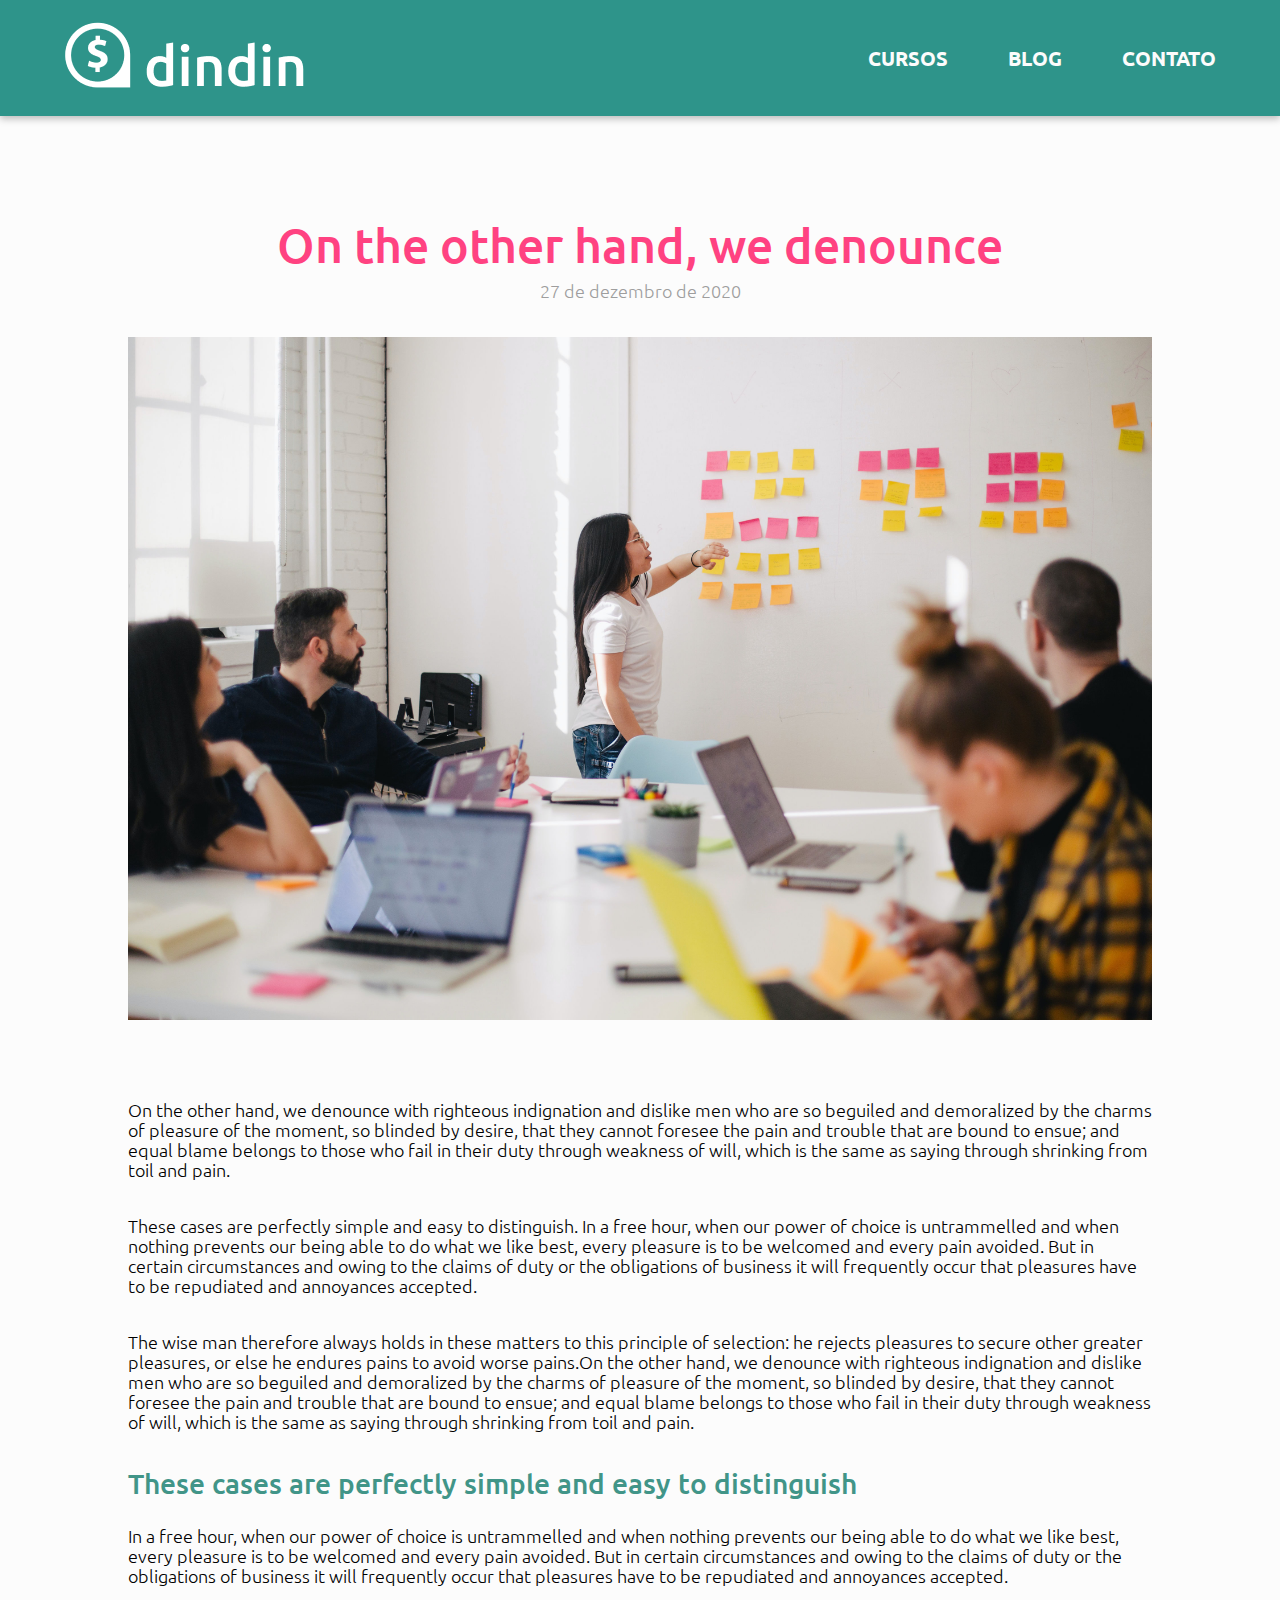
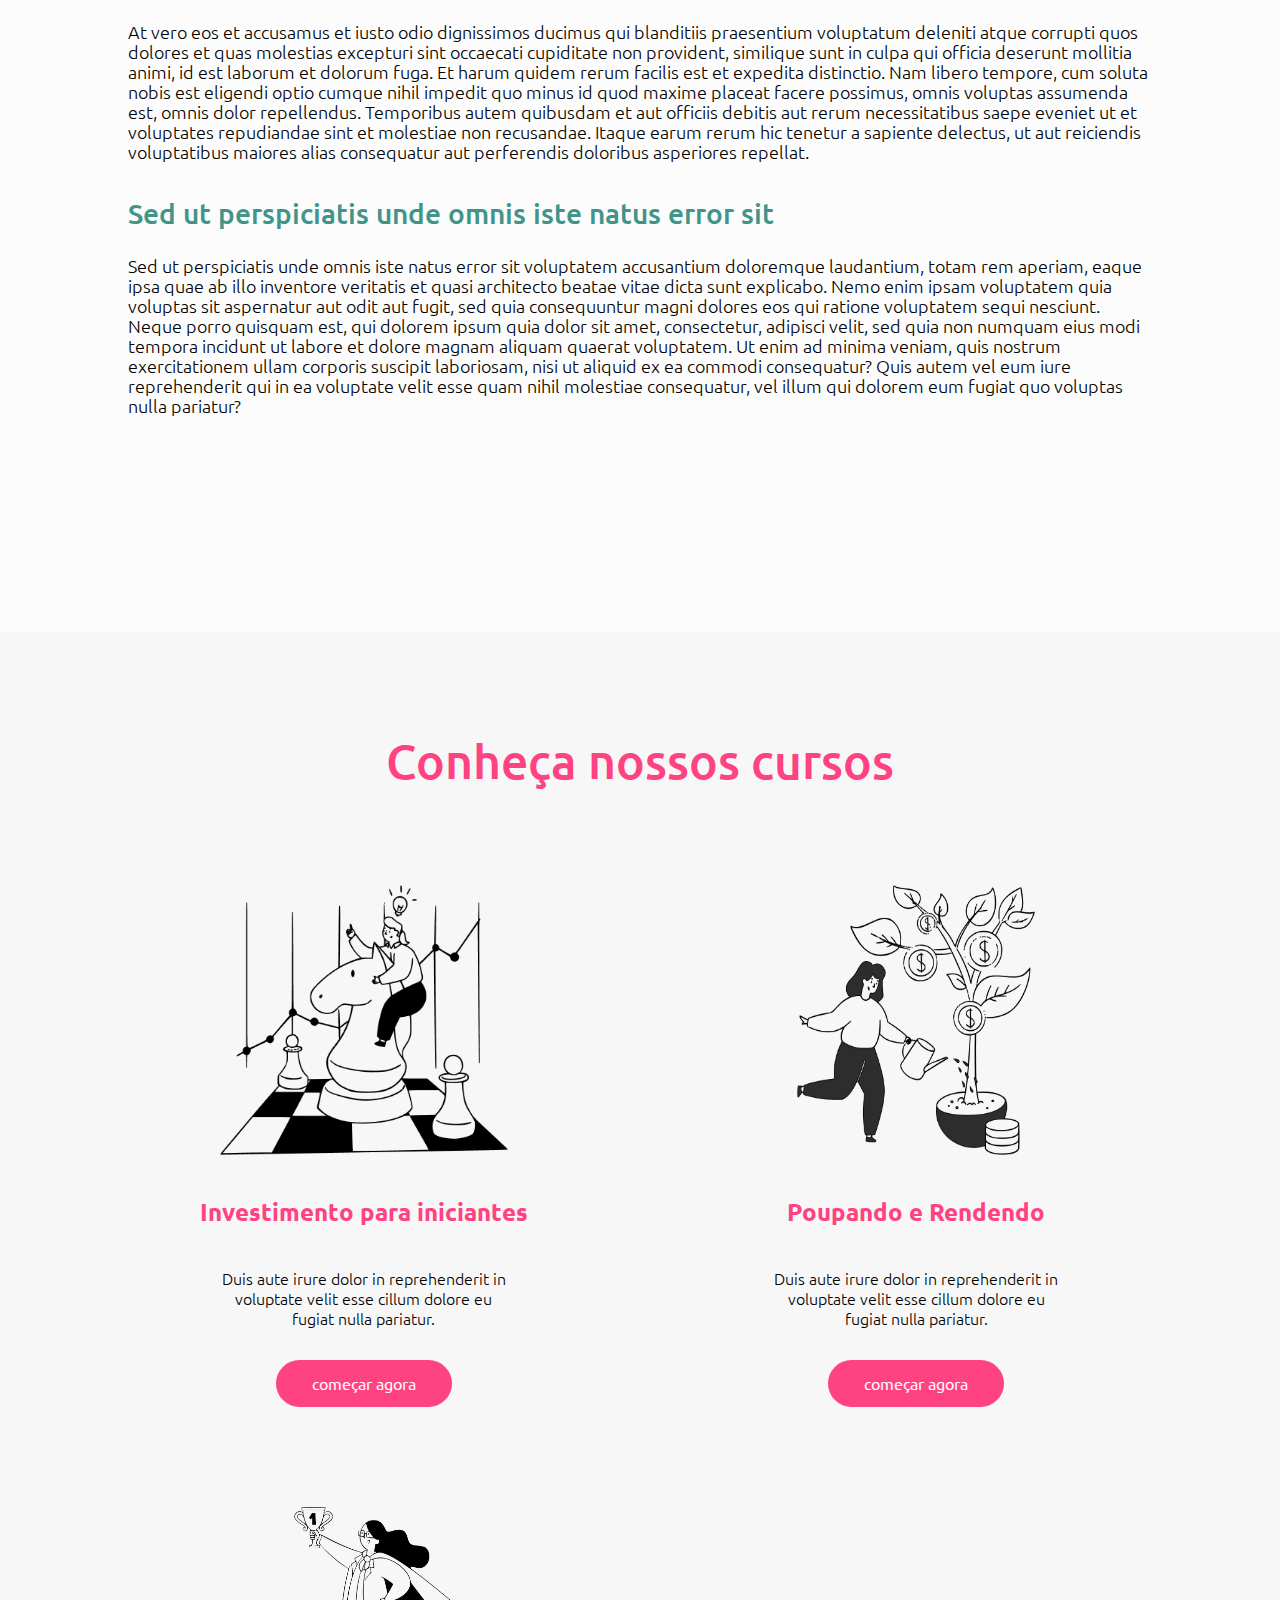
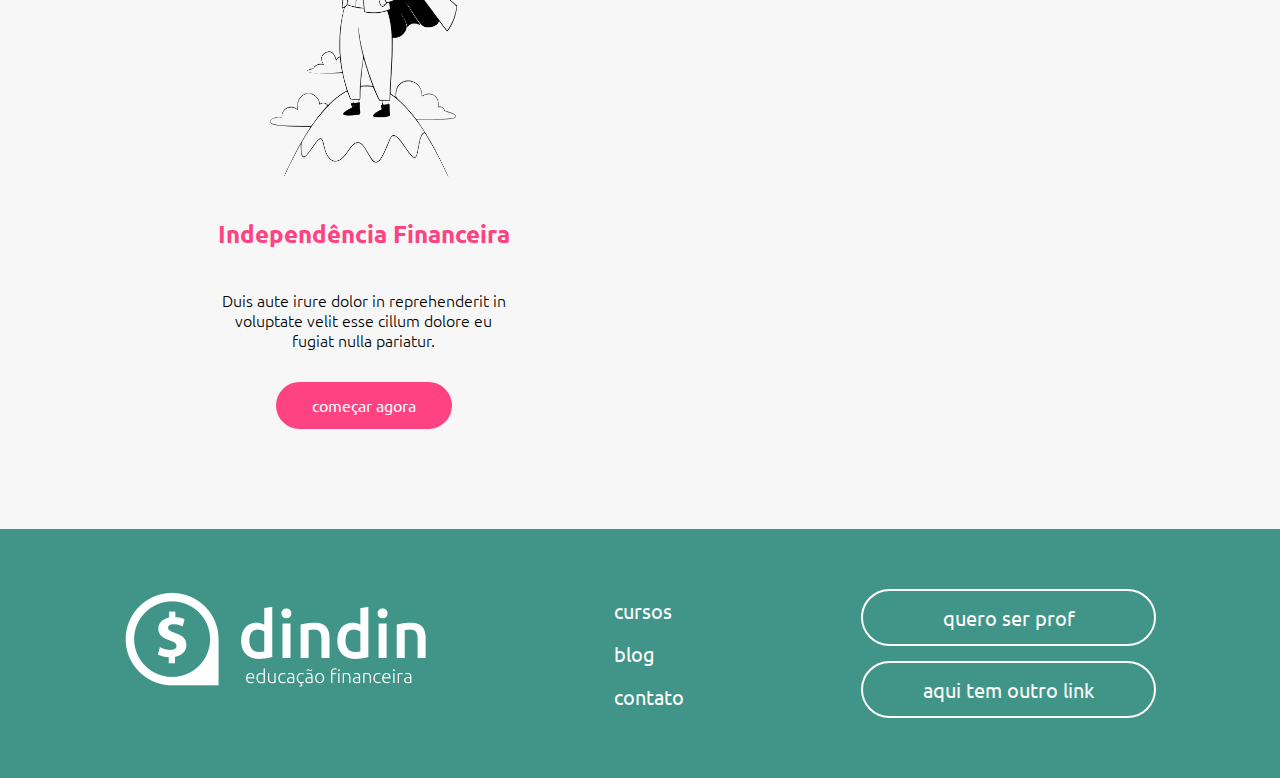
<file: post.html>
<!DOCTYPE html>
<html lang="pt-br">

<head>
    <meta charset="UTF-8">
    <meta http-equiv="X-UA-Compatible" content="IE=edge">
    <meta name="viewport" content="width=device-width, initial-scale=1.0">

    <link rel="stylesheet" href="./assets/css/global/reset.css">
    <link rel="stylesheet" href="./assets/css/global/base.css">
    <link rel="stylesheet" href="./assets/css/global/variables.css">
    <link rel="stylesheet" href="./components/header/header.css">
    <link rel="stylesheet" href="./components/courses/courses.css">
    <link rel="stylesheet" href="./components/footer/footer.css">
    <link rel="stylesheet" href="./assets/css/post.css">

    <link rel="stylesheet" href="https://unpkg.com/boxicons@2.1.1/css/boxicons.min.css">

    <link rel="shortcut icon" href="./assets/img/logo-dindin.svg" type="image/x-icon">

    <title>dindin</title>
</head>

<body>
    <header role="banner" class="header" id="header"></header>

    <a href="#header" class="scroll__top" id="scroll__top">
        <i class='bx bx-chevrons-up scroll__icon'></i>
    </a>

    <main role="main">
        <section class="post">
            <div class="container post__container">
                <h1>On the other hand, we denounce</h1>
                <h2 class="post__subtitle">27 de dezembro de 2020</h2>
                <img src="./assets/img/img-1.jpg" class="post__img" alt="Capa do post" title="Capa do post">
                <p>On the other hand, we denounce with righteous indignation and dislike men who are so beguiled and
                    demoralized by the charms of pleasure of the moment, so blinded by desire, that they cannot foresee
                    the pain and trouble that are bound to ensue; and equal blame belongs to those who fail in their
                    duty through weakness of will, which is the same as saying through shrinking from toil and pain.
                </p>

                <p>These cases are perfectly simple and easy to distinguish. In a free hour, when our power of choice is
                    untrammelled and when nothing prevents our being able to do what we like best, every pleasure is to
                    be welcomed and every pain avoided. But in certain circumstances and owing to the claims of duty or
                    the obligations of business it will frequently occur that pleasures have to be repudiated and
                    annoyances accepted.
                </p>

                <p>The wise man therefore always holds in these matters to this principle of selection: he rejects
                    pleasures to secure other greater pleasures, or else he endures pains to avoid worse pains.On the
                    other hand, we denounce with righteous indignation and dislike men who are so beguiled and
                    demoralized by the charms of pleasure of the moment, so blinded by desire, that they cannot foresee
                    the pain and trouble that are bound to ensue; and equal blame belongs to those who fail in their
                    duty through weakness of will, which is the same as saying through shrinking from toil and pain.
                </p>

                <h2>These cases are perfectly simple and easy to distinguish</h2>

                <p>In a free hour, when our power of choice is untrammelled and when nothing prevents our being able to
                    do what we like best, every pleasure is to be welcomed and every pain avoided. But in certain
                    circumstances and owing to the claims of duty or the obligations of business it will frequently
                    occur that pleasures have to be repudiated and annoyances accepted.
                </p>

                <p>At vero eos et accusamus et iusto odio dignissimos ducimus qui blanditiis praesentium voluptatum
                    deleniti atque corrupti quos dolores et quas molestias excepturi sint occaecati cupiditate non
                    provident, similique sunt in culpa qui officia deserunt mollitia animi, id est laborum et dolorum
                    fuga. Et harum quidem rerum facilis est et expedita distinctio. Nam libero tempore, cum soluta nobis
                    est eligendi optio cumque nihil impedit quo minus id quod maxime placeat facere possimus, omnis
                    voluptas assumenda est, omnis dolor repellendus. Temporibus autem quibusdam et aut officiis debitis
                    aut rerum necessitatibus saepe eveniet ut et voluptates repudiandae sint et molestiae non
                    recusandae. Itaque earum rerum hic tenetur a sapiente delectus, ut aut reiciendis voluptatibus
                    maiores alias consequatur aut perferendis doloribus asperiores repellat.
                </p>

                <h2>Sed ut perspiciatis unde omnis iste natus error sit</h2>

                <p>Sed ut perspiciatis unde omnis iste natus error sit voluptatem accusantium doloremque laudantium,
                    totam rem aperiam, eaque ipsa quae ab illo inventore veritatis et quasi architecto beatae vitae
                    dicta sunt explicabo. Nemo enim ipsam voluptatem quia voluptas sit aspernatur aut odit aut fugit,
                    sed quia consequuntur magni dolores eos qui ratione voluptatem sequi nesciunt. Neque porro quisquam
                    est, qui dolorem ipsum quia dolor sit amet, consectetur, adipisci velit, sed quia non numquam eius
                    modi tempora incidunt ut labore et dolore magnam aliquam quaerat voluptatem. Ut enim ad minima
                    veniam, quis nostrum exercitationem ullam corporis suscipit laboriosam, nisi ut aliquid ex ea
                    commodi consequatur? Quis autem vel eum iure reprehenderit qui in ea voluptate velit esse quam nihil
                    molestiae consequatur, vel illum qui dolorem eum fugiat quo voluptas nulla pariatur?
                </p>
            </div>
        </section>

        <section class="courses">
            <h2 class="courses__title">Conheça nossos cursos</h2>
            <div class="container courses__row"></div>
        </section>
    </main>

    <footer role="contentinfo" class="footer"></footer>

    <!--=============== SCRIPTS ===============-->
    <script src="./components/header/header.js"></script>
    <script src="./components/courses/courses.js"></script>
    <script src="./components/footer/footer.js"></script>
    <script src="./assets/js/index.js"></script>
</body>

</html>
</file>
<file: assets/css/global/base.css>
html {
    scroll-behavior: smooth;
}

body {
    font-family: var(--font);
    font-size: var(--sz-6);
    color: var(--color-2);
    background-color: var(--color-4);
    transition: .4s;
}

section {
    padding: 5em 0;
}

ul, ol {
    list-style: none;
    padding: 0;
    margin: 0;
}

a {
    text-decoration: none;
}

button {
    cursor: pointer;
    border: none;
    outline: none;
}

img {
    max-width: 100%;
    height: auto;
}

/*=============== CLASSES E ID'S REUTILIZÁVEIS ===============*/
.container {
    width: 80%;
    max-width: 1180px;
    margin: 0 auto;
}

.btn__container {
    display: flex;
    justify-content: center;
}

/*=============== SCROLL BAR ===============*/
::-webkit-scrollbar {
    width: .6rem;
    border-radius: .5rem;
    background-color: var(--color-4-alt);
  }
  
  ::-webkit-scrollbar-thumb {
    background-color: var(--color-8-alt);
    border-radius: .5rem;
  }
  
  ::-webkit-scrollbar-thumb:hover {
    background-color: hsl(var(--second-hue), 8%, 20%);
  }

/*=============== SCROLL TOP ===============*/
.scroll__top{
    display: none;
    position: fixed;
    bottom: 1.5rem;
    right: 1.5rem;
    z-index: 1;
}

.scroll__icon {
    font-size: 2rem;
    border-radius: 50%;
    padding: .5em;
    color: var(--color-4);
    background-color: var(--color);
    transition: .6s;
}

.scroll__icon:hover {
    background-color: var(--color-alt);
}

/*=============== RESPONSIVE ===============*/
</file>
<file: assets/css/global/variables.css>
@import url('https://fonts.googleapis.com/css2?family=Ubuntu:wght@300;400;500;700&display=swap');
@import url('https://fonts.googleapis.com/css2?family=Nunito:wght@300;400;500;600;700;800;900&display=swap');

/*=============== VARIABLES CSS ===============*/
:root {
  --header-height: 5rem;
  
  --color: hsl(174, 53%, 38%);
  --color-alt: hsl(174, 53%, 32%);
  --color-2: hsl(340, 100%, 63%);
  --color-2-alt: hsl(340, 100%, 59%);
  --color-3: hsl(0, 0%, 33%);
  --color-4: hsl(0, 0%, 99%);
  --color-4-alt: hsl(0, 0%, 79%);
  --color-5: hsl(0, 0%, 97%);
  --color-6: hsl(0, 0%, 0%);
  --color-6-alt: hsl(0, 0%, 20%);
  --color-7: hsl(174, 100%, 29%);
  --color-8: hsl(0, 0%, 77%);
  --color-8-alt: hsl(0, 0%, 69%);
  --color-9: hsl(171, 39%, 42%);
  --color-9-alt: hsl(171, 39%, 36%);
  --color-10: hsl(0, 0%, 62%);

  /*========== Font and typography ==========*/
  --font: 'Ubuntu', sans-serif;
  --font-2: 'Nunito', sans-serif;

  --sz-1: 3.75rem;
  --sz-2: 3rem;
  --sz-3: 2.25rem;
  --sz-4: 1.75rem;
  --sz-5: 1.5rem;
  --sz-6: 1.25rem;
  --sz-7: 1.125rem;
  --sz-8: 1rem;
  --sz-9: .875rem;
  --sz-10: 2.5rem;
}

/*=============== RESPONSIVE ===============*/
@media screen and (min-width: 769px) {
  :root {
    --header-height: 7.25rem;
  }
}
</file>
<file: components/header/header.css>
.header {
    background-color: var(--color);
    box-shadow: 0px 3px 7px rgba(0, 0, 0, 0.25);
    z-index: 1;
}

.nav-container {
    display: flex;
    justify-content: space-between;
    align-items: center;
    width: 90%;
    min-height: var(--header-height);
    max-width: 1440px;
    margin: 0 auto;    
}

.nav__logo {
    width: 160px;
}

.nav__list {
    position: absolute;
    left: -100%;
    top: 70px;
    gap: 0;
    margin: 0;
    padding: 0;
    text-align: center;
    flex-direction: column;
    width: 100%;
    background-color: var(--color);
    transition: .3s;
}

.nav__list.active {
    left: 0;
}

.nav__item {
    font-size: var(--sz-8);
    font-weight: 700;
    line-height: 23px;
    padding: 1em 0;
    cursor: pointer;
}

.nav__link {
    color: var(--color-4);
    transition: 0.5s ease;
}

.nav__link:hover {
    color: var(--color-4-alt);
}

.nav__burguer {
    display: block;
}

.nav__burguer.active .nav__bar:nth-child(2) {
    opacity: 0;
}

.nav__burguer.active .nav__bar:nth-child(1) {
    transform: translateY(8px) rotate(45deg);
}

.nav__burguer.active .nav__bar:nth-child(3) {
    transform: translateY(-8px) rotate(-45deg);
}

.nav__bar {
    display: block;
    width: 28px;
    height: 3px;
    border-radius: 2px;
    margin: 5px auto;
    background-color: #fff;
    transition: all .3s ease-in-out;
}

.header__courses li:nth-child(1) .nav__link, 
.header__blog li:nth-child(2) .nav__link, 
.header__contato li:nth-child(3) .nav__link {
    color: var(--color-4-alt) !important;
}

/*=============== RESPONSIVE ===============*/
@media screen and (min-width: 800px) {
    .nav__logo {
        width: 244px;
    }

    .nav__list {
        display: flex;
        flex-direction: row;
        align-items: center;
        gap: 3em;
        position: inherit;
        top: inherit;
        left: inherit;
        width: inherit;
    }

    .nav__item {
        font-size: var(--sz-6);
        padding: 0;
    }

    .nav__burguer {
        display: none;
        cursor: pointer;
    }
}
</file>
<file: components/courses/courses.css>
h3 {
    font-size: var(--sz-5);
    font-weight: 700;
    line-height: 29px;
    margin: 1.75em 0;
}

.courses {
    background-color: var(--color-5);
    text-align: center;
}

.courses__title {
    font-size: var(--sz-2);
    font-weight: 500;
    line-height: 57px;
    color: var(--color-2);
    margin-bottom: 2em;
}

.col {
    width: 100%;
}

.courses .col+.col {
    margin-top: 5em;
}

.courses__img-1,
.courses__img-2,
.courses__img-3 {
    height: 270px;
    margin: 0 auto;
}

.courses__img-1 {
    width: 288px;
}

.courses__img-2 {
    width: 238px;
}

.courses__img-3 {
    width: 187px;
}

.courses p {
    font-size: var(--sz-8);
    font-weight: 300;
    color: var(--color-6);
    line-height: 20px;
    margin: 0 auto 2em;
    max-width: 293px;
}

.courses a {
    display: inline-block;
    font-size: var(--sz-8);
    font-weight: 400;
    line-height: 23px;
    color: var(--color-4);
    border-radius: 100px;
    padding: .75em 2.25em;
    background-color: var(--color-2);
    transition: .4s;
}

.courses a:hover {
    background-color: var(--color-2-alt);
}

@media screen and (min-width: 900px) {
    .courses__row {
        display: flex;
        flex-wrap: wrap;
        justify-content: space-between;
    }

    .courses .col {
        width: 46%;
        margin: 0 0 5em;
    }

    .courses .col:last-child {
        margin-bottom: 0;
    }

    .courses .col+.col {
        margin-top: inherit;
    }
}

@media screen and (min-width: 1400px) {
    .courses .col {
        width: 30%;
        margin-bottom: 0;
    }
}
</file>
<file: components/footer/footer.css>
footer {
    background-color: var(--color-9);
}

.footer-container {
    display: flex;
    flex-direction: column;
    align-items: flex-start;
    gap: 1.5em;
    padding: 3em 1em;
    width: 90%;
    max-width: 1440px;
    margin: 0 auto;    
}

.footer__logo {
    width: 240px;
}

.footer li {
    font-size: 1.25rem;
    font-weight: 400;
    line-height: 23px;
    text-align: left;
    padding: .5em 0;
}

.footer__btns {
    display: flex;
    flex-direction: column;
    gap: .75em;
}

.footer__btn {
    font-size: 1.25rem;
    font-weight: 400;
    line-height: 23px;
    text-align: center;
    color: var(--color-4);
    padding: .75em 3em;
    border: 2px solid var(--color-4);
    border-radius: 4rem;
}

.footer__btn:hover {
    background-color: var(--color-9-alt);
}

/*=============== RESPONSIVE ===============*/
@media screen and (max-width: 420px) {
    .footer__btn {
        padding: .75em 1.5em;
    }
}

@media screen and (min-width: 1024px) {
    .footer-container {
        flex-direction: row;
        justify-content: space-between;
        padding: 3em;
    }

    .footer__logo {
        width: 312px;
    }
}
</file>
<file: assets/css/blog.css>
h1 {
    font-size: var(--sz-3);
    font-weight: 700;
    color: var(--color-7);
    line-height: 40px;
    margin-bottom: .5em;
}

h2 {
    font-size: 1.875rem;
    font-weight: 500;
    color: var(--color-2);
    line-height: 34px;
    margin: 1em 0;
}

a:hover {
    opacity: 0.8;
}

/*=========== HERO ===========*/
.hero {
    padding: 6em 0;
}

.hero .col:first-child {
    text-align: center;
}

.hero .col:last-child {
    width: clamp(240px, 40vw, 405px);
    margin: 3em auto 0;
}

.hero p {
    font-size: var(--sz-6);
    font-weight: 300;
    color: var(--color-3);
    line-height: 20px;
    max-width: 420px;
    margin: 0 auto 1.75em;
}

/*=============== MAIN ===============*/
/*=========== COURSES ===========*/
.blog {
    background-color: var(--color-5);
}

/*.blog__grid {
    display: grid;
    grid-template-columns: repeat(auto-fit, minmax(240px, 1fr));
    place-items: center;
    gap: 2em;
}*/

.blog__grid {
    display: grid;
    grid-template-columns: minmax(auto, 520px);
    justify-content: center;
    gap: 2em;
}

.blog__img {
    width: 100%;
    height: 260px;
    object-fit: cover;
    background-color: var(--color-8);
}

.blog p {
    font-size: var(--sz-7);
    font-weight: 300;
    line-height: 20px;
    color: var(--color-6);
    margin-bottom: 2em;
}

/*=============== RESPONSIVE ===============*/
@media screen and (min-width: 600px) {
    h1 {
        font-size: var(--sz-2);
        line-height: 54px;
        margin-bottom: 1em;
    }
}

@media screen and (min-width: 900px) {
    .hero .col:first-child {
        text-align: left;
        width: 47%;
    }

    .hero .col:last-child {
        margin: 0;
    }

    .hero p {
        margin: 0;
    }

    .blog__row {
        display: flex;
        justify-content: space-evenly;
        align-items: center;
    }

    /*.blog__grid {
        grid-template-columns: repeat(auto-fit, minmax(300px, 1fr));
        margin-bottom: 2em;
    }*/

    .blog__grid {
        display: grid;
        justify-content: space-between;
        grid-template-columns: repeat(2, minmax(auto, 520px));
    }       
}

@media screen and (min-width: 1200px) {
    /*.blog__grid {
        grid-template-columns: repeat(auto-fit, minmax(400px, 1fr));
    }*/
}

@media screen and (min-width: 1400px) {
    /*.blog__grid {
        grid-template-columns: repeat(auto-fit, minmax(520px, 1fr));
        gap: 4em;
    }*/
}
</file>
<file: assets/css/contato.css>
h1 {
    font-size: var(--sz-10);
    font-weight: 700;
    color: var(--color-2);
    line-height: 46px;
    text-align: center;
    margin-bottom: .5em;
}

form {
    max-width: 490px;
    margin: 0 auto;
}

button {
    font-size: var(--sz-8);
    font-weight: 800;
    line-height: 22px;
    color: var(--color-4);
    background-color: var(--color-2);
    border-radius: 100px;
    padding: .5em 2.5em;
}

input, textarea {
    font-family: var(--font-2);
    font-size: var(--sz-8);
    font-weight: 400px;
    line-height: 22px;
    border: 1px solid #686868;
    border-radius: .5rem;
    background: none;
    outline: none;
    padding: .75rem;
    width: 100%;
    margin-bottom: 1em;
}

textarea {
    resize: none;
}

.contact {
    padding: 6em 0;
}

.contact .col:last-child {
    width: clamp(240px, 40vw, 450px);
    margin: 3em auto 0;
}

/*=============== RESPONSIVE ===============*/
@media screen and (min-width: 900px) {
    h1 {
        text-align: left; 
     }
 
     form {
         margin: 0;
     }

    .contact .col:first-child {
        text-align: left;
        width: 47%;
    }

    .contact .col:last-child {
        margin: 0;
    }

    .contact p {
        margin: 0;
    }

    .contact__row {
        display: flex;
        justify-content: space-between;
        align-items: center;
    }
}
</file>
<file: assets/css/curso.css>
/*=========== HERO ===========*/
h1 {
    font-size: var(--sz-3);
    font-weight: 700;
    color: var(--color-2);
    line-height: 40px;
    margin-bottom: .75em;
}

h2 {
    font-size: var(--sz-3);
    font-weight: 700;
    line-height: 40px;
    text-align: center;
    margin-bottom: .75em;
}

video {
    display: block;
    width: clamp(250px, 80vw, 480px);
    margin: 0 auto 2em;
}

.hero {
    padding: 6em 0;
}

.hero .col:first-child {
    text-align: center;
}

.hero .col:last-child {
    width: clamp(240px, 40vw, 380px);
    margin: 3em auto 0;
}

.hero p {
    font-size: var(--sz-6);
    font-weight: 300;
    color: var(--color-6);
    line-height: 23px;
    max-width: 460px;
    margin: 0 auto 1.75em;
}

/*=============== MAIN ===============*/
/*=========== COURSES ===========*/
.curso {
    background-color: var(--color-5);
}

.row {
    padding: 3em 0;
    border-bottom: 5px solid var(--color-8);
}

.row__border {
    border: transparent;
}

.curso p {
    font-size: var(--sz-6);
    font-weight: 300;
    line-height: 20px;
    text-align: center;
    color: var(--color-6);
    max-width: 500px;
    margin: 0 auto 1em;
}

.curso p:last-child {
    margin-bottom: 0;
}

/*=============== RESPONSIVE ===============*/
@media screen and (min-width: 600px) {
    h1 {
        font-size: var(--sz-2);
        line-height: 63px;
    }
}

@media screen and (min-width: 980px) {
    h2, .curso p {
        text-align: left;
    }

    .hero .col:first-child {
        text-align: left;
        width: 47%;
    }

    .hero .col:last-child {
        margin: 0;
    }

    .hero p {
        margin: 0;
    }

    .curso__row {
        display: flex;
        justify-content: space-evenly;
        align-items: center;
    }

    .row {
        display: flex;
        justify-content: space-evenly;
        padding: 4rem 0;
    }

    .col:first-child {
        width: 47%;
        max-width: 480px;
    }

    .col:last-child {
        width: 47%;
    }

    .curso p {
        margin: 0 0 1em;
    }
}
</file>
<file: assets/css/cursos.css>
body:has(dialog[open]) {
    filter: blur(6px);
    overflow: hidden;
}

section img {
    width: clamp(280px, 80vw, 380px);
    margin: 0 auto 2em;
}

section p,
ol {
    font-size: var(--sz-7);
    font-weight: 300;
    line-height: 21px;
    color: var(--color-6);
    max-width: 724px;
    margin-bottom: 2em;
}

section p {
    text-align: center;
}

h1 {
    font-size: var(--sz-1);
    font-weight: 700;
    line-height: 69px;
    margin-bottom: .25em;
    text-transform: capitalize;
}

h2 {
    font-size: var(--sz-3);
    font-weight: 700;
    line-height: 40px;
    text-align: center;
    margin-bottom: .75em;
}

h3 {
    font-weight: 400;
    line-height: 23px;
    color: var(--color-3);
    margin-bottom: 3em;
}

/*=========== COURSES ===========*/
.row {
    padding: 3em 0;
    border-bottom: 5px solid var(--color-8);
}

.row__border {
    border-bottom: transparent;
}

.courses__btn {
    display: inline-block;
    font-weight: 400;
    line-height: 23px;
    color: var(--color-4);
    padding: .75em 2em;
    border-radius: 100px;
    background-color: var(--color-9);
    transition: .4s;
    cursor: pointer;
}

.courses__btn:hover {
    background-color: var(--color-9-alt);
}

/*=========== DIALOG ===========*/
dialog {
    border: none;
    overflow: auto;
    text-align: center;
    padding: 2em 1em;
    width: 90%;
    height: 80vh;
    max-width: 1016px;
    max-height: 600px;
    background-color: var(--color-4);
    inset: 0;
    transition: .4s;
}

dialog .row {
    border: none;
}

.close {
    position: absolute;
    top: 1.5rem;
    right: 1.5rem;
    font-size: var(--sz-5);
    color: var(--color-6);
    cursor: pointer;
}

.close:hover {
    color: var(--color-6-alt);
}

dialog img {
    width: clamp(200px, 60vw, 340px);
}

dialog h2 {
    color: var(--color-2);
    font-size: var(--sz-4);
}

dialog p,
ol {
    font-size: var(--sz-9);
}

dialog p {
    max-width: 472px;
    margin: 0 auto 2em;
}

.btn__modal {
    display: inline-block;
    font-weight: 400;
    line-height: 23px;
    color: var(--color-6);
    padding: .75em 1.5em;
    border-radius: 100px;
    background-color: var(--color-8);
    transition: .4s;
    cursor: pointer;
}

.btn__modal:hover {
    background-color: var(--color-8-alt);
}

.active-modal {
    opacity: 1;
    visibility: visible;
}

.header__courses .nav__container nav ul li a {
    color: red !important;
}

/*=============== RESPONSIVE ===============*/
@media screen and (min-width: 900px) {
    .row {
        display: flex;
        justify-content: space-evenly;
        padding: 4rem 0;
    }

    .col:first-child {
        width: 30%;
    }

    .col:last-child {
        width: 60%;
    }

    h2,
    section p {
        text-align: left;
    }

    .btn__container {
        display: inherit;
    }

    .btn {
        padding: .75em 2.5em;
    }
    
    dialog {
        text-align: left;
    }

    dialog img,
    section img {
        margin: 0;
        align-self: flex-start;
    }

    dialog img {
        width: 30%;
    }

    .modal__col:first-child {
        width: 30%;
    }
}
</file>
<file: assets/css/post.css>
h1 {
    font-size: var(--sz-2);
    font-weight: 500;
    line-height: 57px;
    text-align: center;
    margin-bottom: .15em;
}

h2 {
    font-size: var(--sz-4);
    font-weight: 500;
    line-height: 30px;
    color: var(--color-9);
    margin-bottom: 1em;
}

p {
    font-size: var(--sz-7);
    font-weight: 300;
    line-height: 20px;
    color: var(--color-6);
    margin-bottom: 2em;
}

/*=========== POSTS ===========*/
.post {
    margin-bottom: 4em;
}

.post__container {
    max-width: 1032px;
}

.post__subtitle {
    font-size: var(--sz-7);
    font-weight: 300;
    line-height: 21px;
    color: var(--color-10);
    text-align: center;
    margin-bottom: 2em;
}

.post__img {
    object-fit: cover;
    margin-bottom: 2em;
}

@media screen and (min-width: 600px) {
    .post__img {
        margin-bottom: 4em;
    }
}
</file>
<file: assets/css/index.css>
/*=========== SEMANTIC ELEMENTS ===========*/
h1 {
    font-size: var(--sz-2);
    font-weight: 700;
    line-height: 50px;
    margin-bottom: .5em;
}

h2{
    font-size: var(--sz-3);
    font-weight: 700;
    color: var(--color-7);
    margin-bottom: 1.5em;
}

h3 {
    font-size: var(--sz-5);
    font-weight: 700;
    line-height: 29px;
    margin: 1.75em 0;
}

/*=========== HERO ===========*/
.hero {
    padding: 6em 0;
}

.hero .col:first-child {
    text-align: center;
}

.hero .col:last-child {
    width: clamp(240px, 40vw, 500px);
    margin: 3em auto 0;
}

.hero p {
    font-size: var(--sz-5);
    font-weight: 400;
    color: var(--color-3);
    line-height: 31px;
    margin-bottom: 1.75em;
}

.btn {
    display: inline-block;
    color: var(--colo-2);
    font-weight: 400;
    line-height: 31px;
    padding: .5em 1.25em;
    border-radius: 100px;
    border: 2px solid var(--color-2);
    transition: .4s;
}

.btn:hover {
    color: var(--color-4);
    background-color: var(--color-2);
}

/*=============== MAIN ===============*/
/*=========== COURSES ===========*/
.courses {
    background-color: var(--color-5);
    text-align: center;
}

.col {
    width: 100%;
}

.courses .col+.col {
    margin-top: 5em;
}

.courses__img-1,
.courses__img-2,
.courses__img-3 {
    height: 270px;
    margin: 0 auto;
}

.courses__img-1 {
    width: 288px;
}

.courses__img-2 {
    width: 238px;
}

.courses__img-3 {
    width: 187px;
}

.courses p {
    font-size: var(--sz-8);
    font-weight: 300;
    color: var(--color-6);
    line-height: 20px;
    margin: 0 auto 2em;
    max-width: 293px;
}

.courses a {
    display: inline-block;
    font-size: var(--sz-8);
    font-weight: 400;
    line-height: 23px;
    color: var(--color-4);
    border-radius: 100px;
    padding: .75em 2.25em;
    background-color: var(--color-2);
    transition: .4s;
}

.courses a:hover {
    background-color: var(--color-2-alt);
}


/*=========== TESTMONIALS ===========*/
.testmonials {
    font-family: var(--font-2);
}

.section__title___testmonials {
    font-weight: 700;
    line-height: 50px;
}

.testmonials .col {
    margin-top: 3em;
    text-align: center;
}

.testmonials img {
    width: 104px;
    height: 104px;
    margin: 0 auto 1em;
}

.testmonials__info {
    font-size: var(--sz-7);
    color: var(--color-6);
    line-height: 25px;
}

.testmonials__text {
    font-weight: 300;
    max-width: 363px;
    margin: 0 auto;
}

.testmonials__name {
    font-weight: 400;
}

/*=========== POSTS ===========*/
.posts {
    background-color: var(--color-5);
}

.section__title___posts {
    line-height: 42px;
}

.posts .col {
    max-width: 320px;
    margin: 0 auto;
}

.posts .col:hover {
    opacity: 0.8;
}

.posts__img {
    width: 100%;
    height: 190px;
    margin-bottom: .5em;
    object-fit: cover;
    background-color: var(--color-8);
}

.post__text {
    font-size: var(--sz-7);
    font-weight: 400;
    line-height: 21px;
    color: var(--color-6);
    margin-bottom: 2em;
}

.posts__span {
    font-size: var(--sz-4);
    font-weight: 700;
    line-height: 31px;
    color: var(--color-7);
}

.posts__btn {
    display: inline-block;
    color: var(--color-2);
    font-weight: 400;
    line-height: 29px;
    padding: .5em 2em;
    margin-top: 3em;
    border-radius: 100px;
    border: 2px solid var(--color-2);
    transition: .4s;
}

.posts__btn:hover {
    color: var(--color-4);
    background-color: var(--color-2);
}

/*=============== RESPONSIVE ===============*/
@media screen and (max-width: 340px) {
    .posts__btn {
        padding: .5em 1.75em;
    }
}

@media screen and (min-width: 600px) {
    h1 {
        font-size: var(--sz-1);
        line-height: 69px;
    }

    .btn {
        font-size: var(--sz-4);
        line-height: 31px;
    }

    .testmonials__row {
        display: flex;
        justify-content: space-between;
    }

    .testmonials .col {
        width: 46%;
    }

    .posts__row {
        display: flex;
        flex-wrap: wrap;
        justify-content: space-between;
    }

    .posts .col {
        width: 46%;
        margin: 0;
    }

    .posts__btn {
        font-size: var(--sz-5);
    }
}

@media screen and (min-width: 900px) {
    .courses__row {
        display: flex;
        flex-wrap: wrap;
        justify-content: space-between;
    }
    
    .courses .col {
        width: 46%;
        margin: 0 0 5em;
    }

    .courses .col:last-child {
        margin-bottom: 0;
    }

    .courses .col+.col {
        margin-top: inherit;
    }

    .testmonials .col {
        display: flex;
        text-align: left;
    }

    .testmonials img {
        margin: 0 2em 0 0;
    }

    .posts .col {
        width: 30%;
    }
}

@media screen and (min-width: 1200px) {
    .hero__row {
        display: flex;
        justify-content: space-between;
    }

    .hero .col:first-child {
        text-align: left;
        width: 47%;
    }

    .hero .col:last-child {
        margin: 0;
        align-self: flex-start;
    }
}

@media screen and (min-width: 1400px) {
    .courses .col {
        width: 30%;
        margin-bottom: 0;
    }
}
</file>
